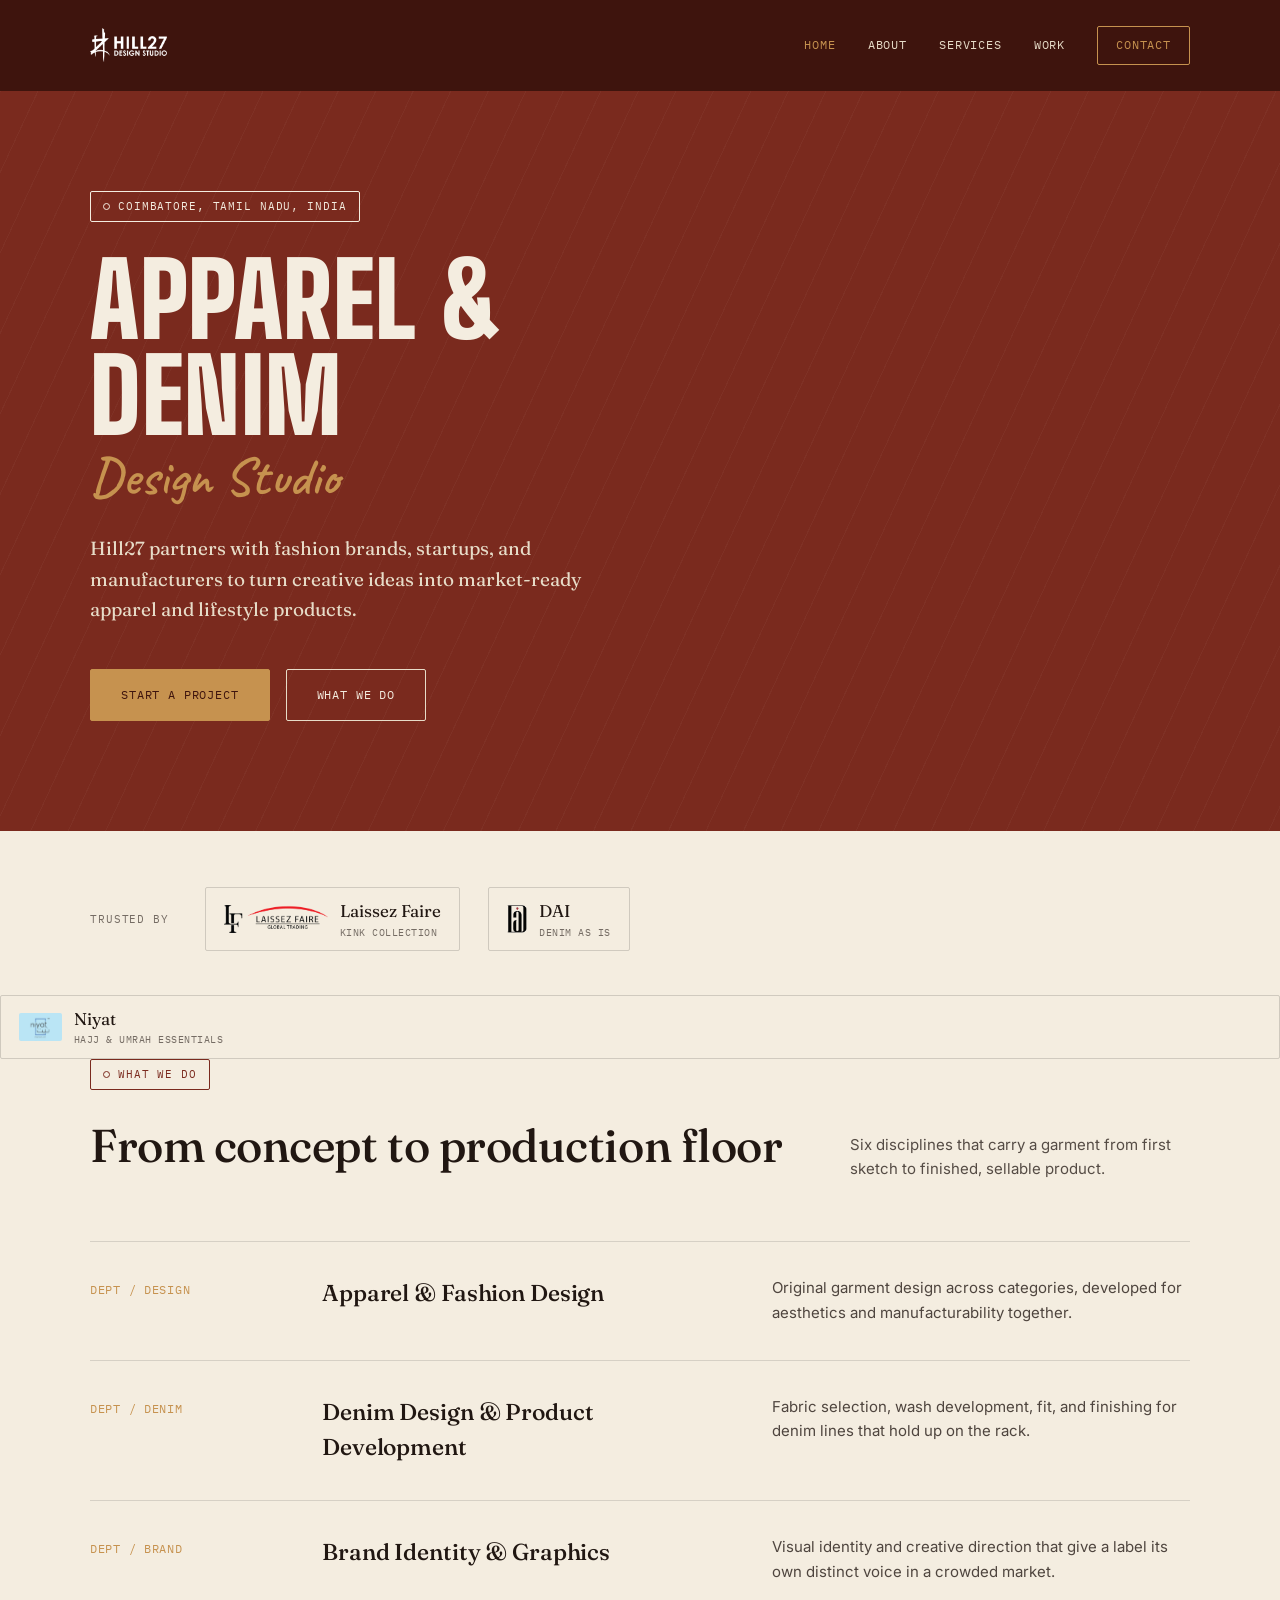
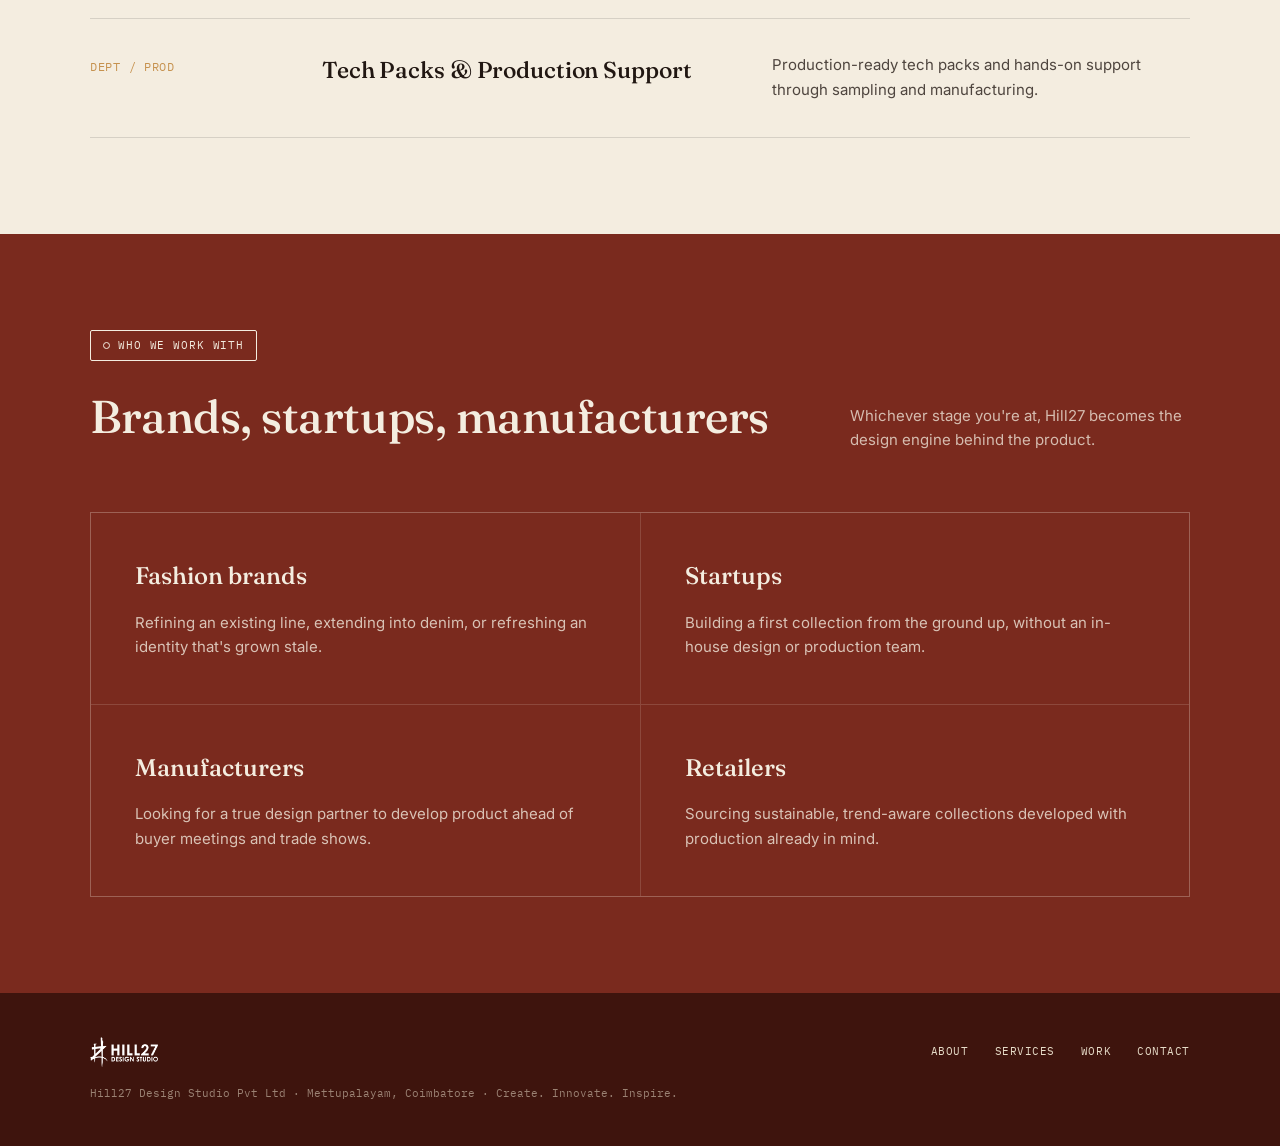
<file: index.html>
<!DOCTYPE html>
<html lang="en">
<head>
<meta charset="UTF-8">
<meta name="viewport" content="width=device-width, initial-scale=1.0">
<title>Hill27 Design Studio — Apparel &amp; Denim Design, Coimbatore</title>
<link rel="stylesheet" href="style.css">
</head>
<body>

<header>
  <div class="wrap header-row">
    <a href="index.html" class="mark"><img src="logo-header.png" alt="Hill27 Design Studio"></a>
    <nav>
      <a href="index.html" class="active">Home</a>
      <a href="about.html">About</a>
      <a href="services.html">Services</a>
      <a href="work.html">Work</a>
      <a href="contact.html" class="cta">Contact</a>
    </nav>
  </div>
</header>

<section class="hero">
  <div class="hero-texture"></div>
  <div class="wrap hero-inner">
    <div class="tag on-dark">Coimbatore, Tamil Nadu, India</div>
    <h1>Apparel &amp;<br>Denim<span class="script">Design Studio</span></h1>
    <p class="lede">Hill27 partners with fashion brands, startups, and manufacturers to turn creative ideas into market-ready apparel and lifestyle products.</p>
    <div class="hero-actions">
      <a href="contact.html" class="btn primary">Start a project</a>
      <a href="services.html" class="btn ghost">What we do</a>
    </div>
  </div>
</section>

<section class="on-cream" style="padding-bottom:44px; padding-top:56px;">
  <div class="wrap">
    <div class="client-strip">
      <span class="client-label">Trusted by</span>
      <a href="work.html" class="client-badge">
        <img src="client-lf-mark.png" alt="Laissez Faire">
        <div>
          <div class="name">Laissez Faire</div>
          <div class="sub">Kink Collection</div>
        </div>
      </a>
      <a href="work.html" class="client-badge">
        <img src="client-dai-mark.png" alt="DAI — Denim As Is">
        <div>
          <div class="name">DAI</div>
          <div class="sub">Denim As Is</div>
        </div>
      </a>
    </div>
  </div>
</section>
  <a href="work.html" class="client-badge">
        <img src="client-niyat-mark.jpeg" alt="Niyat">
        <div>
          <div class="name">Niyat</div>
          <div class="sub">Hajj &amp; Umrah Essentials</div>
        </div>
      </a>

<section class="on-cream" style="padding-top:0;">
  <div class="wrap">
    <div class="section-head">
      <div>
        <div class="tag on-light">What we do</div>
        <h2>From concept to production floor</h2>
      </div>
      <p class="desc">Six disciplines that carry a garment from first sketch to finished, sellable product.</p>
    </div>
    <div class="spec-list">
      <div class="spec-row">
        <div class="code">DEPT / DESIGN</div>
        <h3>Apparel &amp; Fashion Design</h3>
        <p>Original garment design across categories, developed for aesthetics and manufacturability together.</p>
      </div>
      <div class="spec-row">
        <div class="code">DEPT / DENIM</div>
        <h3>Denim Design &amp; Product Development</h3>
        <p>Fabric selection, wash development, fit, and finishing for denim lines that hold up on the rack.</p>
      </div>
      <div class="spec-row">
        <div class="code">DEPT / BRAND</div>
        <h3>Brand Identity &amp; Graphics</h3>
        <p>Visual identity and creative direction that give a label its own distinct voice in a crowded market.</p>
      </div>
      <div class="spec-row">
        <div class="code">DEPT / PROD</div>
        <h3>Tech Packs &amp; Production Support</h3>
        <p>Production-ready tech packs and hands-on support through sampling and manufacturing.</p>
      </div>
    </div>
  </div>
</section>

<section class="on-maroon">
  <div class="wrap">
    <div class="section-head">
      <div>
        <div class="tag on-dark">Who we work with</div>
        <h2>Brands, startups, manufacturers</h2>
      </div>
      <p class="desc">Whichever stage you're at, Hill27 becomes the design engine behind the product.</p>
    </div>
    <div class="card-grid">
      <div class="card">
        <h3>Fashion brands</h3>
        <p>Refining an existing line, extending into denim, or refreshing an identity that's grown stale.</p>
      </div>
      <div class="card">
        <h3>Startups</h3>
        <p>Building a first collection from the ground up, without an in-house design or production team.</p>
      </div>
      <div class="card">
        <h3>Manufacturers</h3>
        <p>Looking for a true design partner to develop product ahead of buyer meetings and trade shows.</p>
      </div>
      <div class="card">
        <h3>Retailers</h3>
        <p>Sourcing sustainable, trend-aware collections developed with production already in mind.</p>
      </div>
    </div>
  </div>
</section>

<footer>
  <div class="wrap">
    <div class="footer-row">
      <a href="index.html" class="mark"><img src="logo-header.png" alt="Hill27 Design Studio"></a>
      <div class="footer-links">
        <a href="about.html">About</a>
        <a href="services.html">Services</a>
      <a href="work.html">Work</a>
        <a href="contact.html">Contact</a>
      </div>
    </div>
    <div class="footer-note">Hill27 Design Studio Pvt Ltd · Mettupalayam, Coimbatore · Create. Innovate. Inspire.</div>
  </div>
</footer>

</body>
</html>
</file>
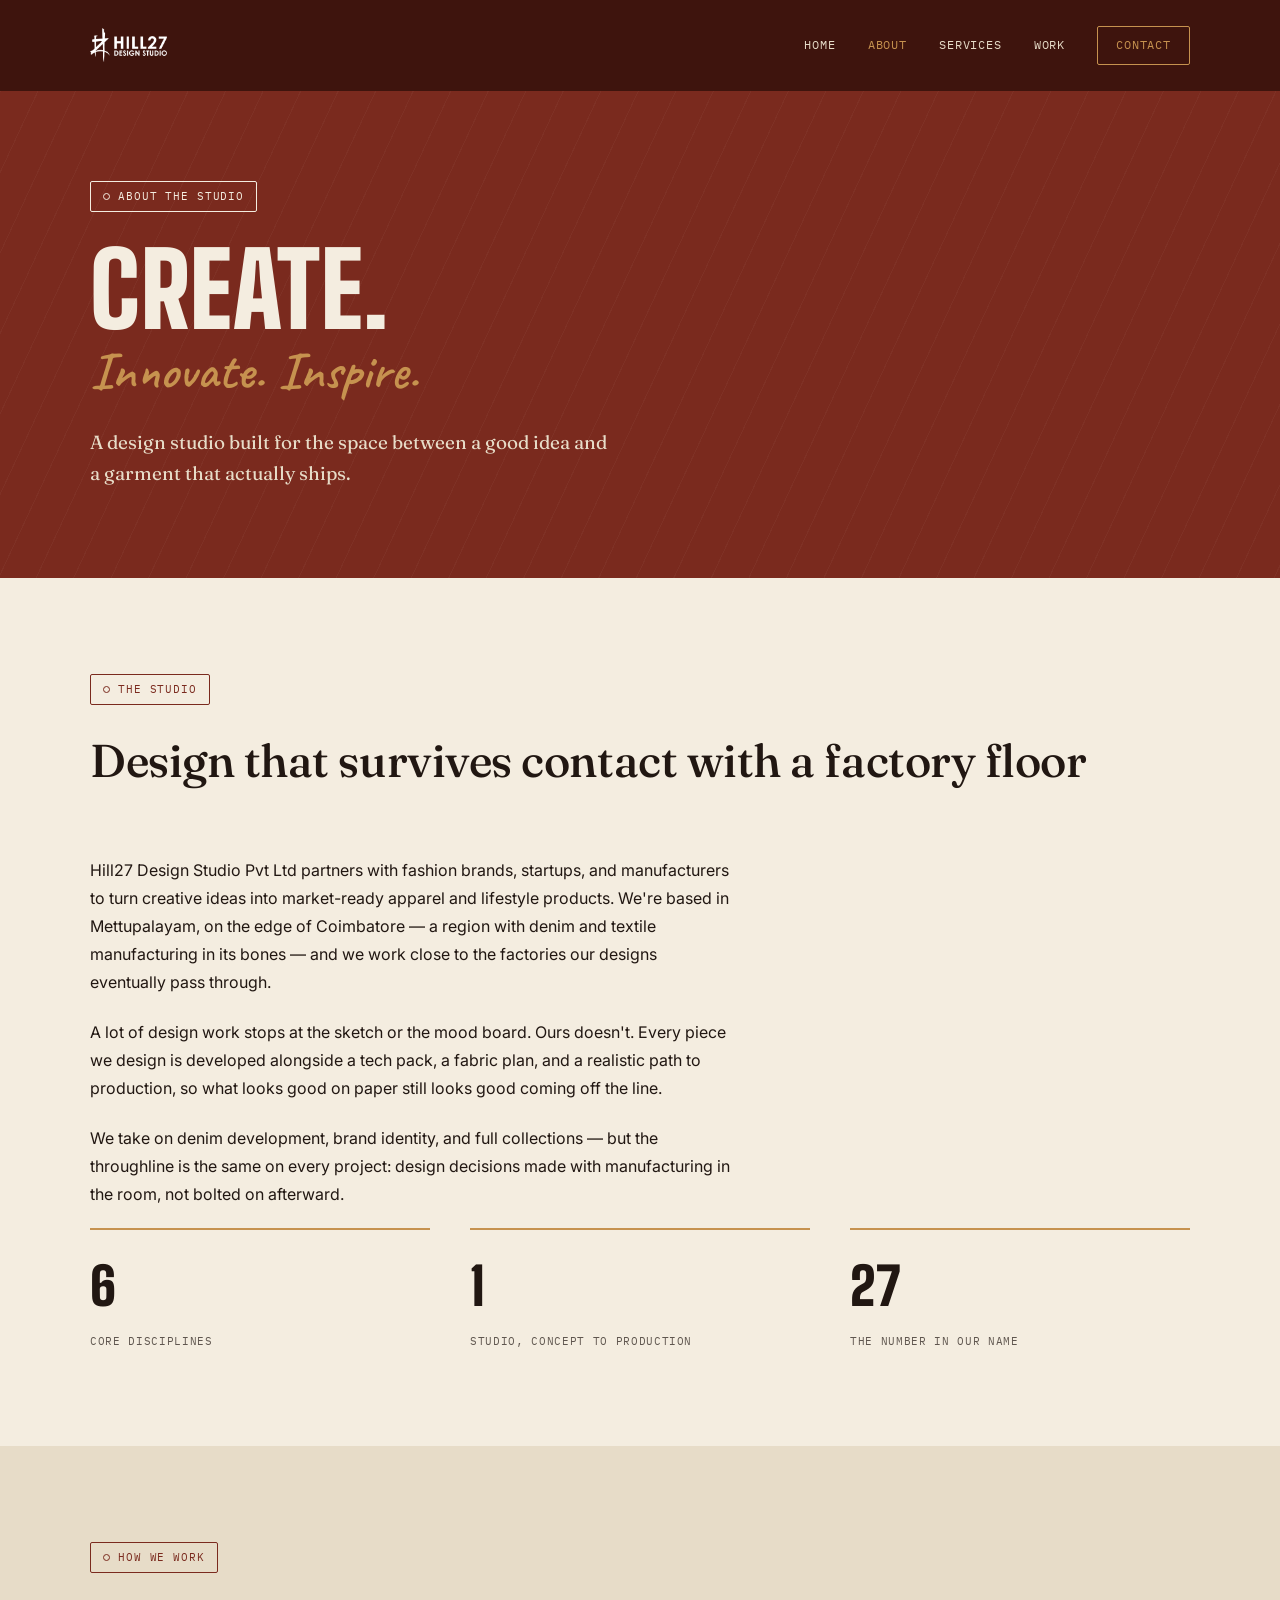
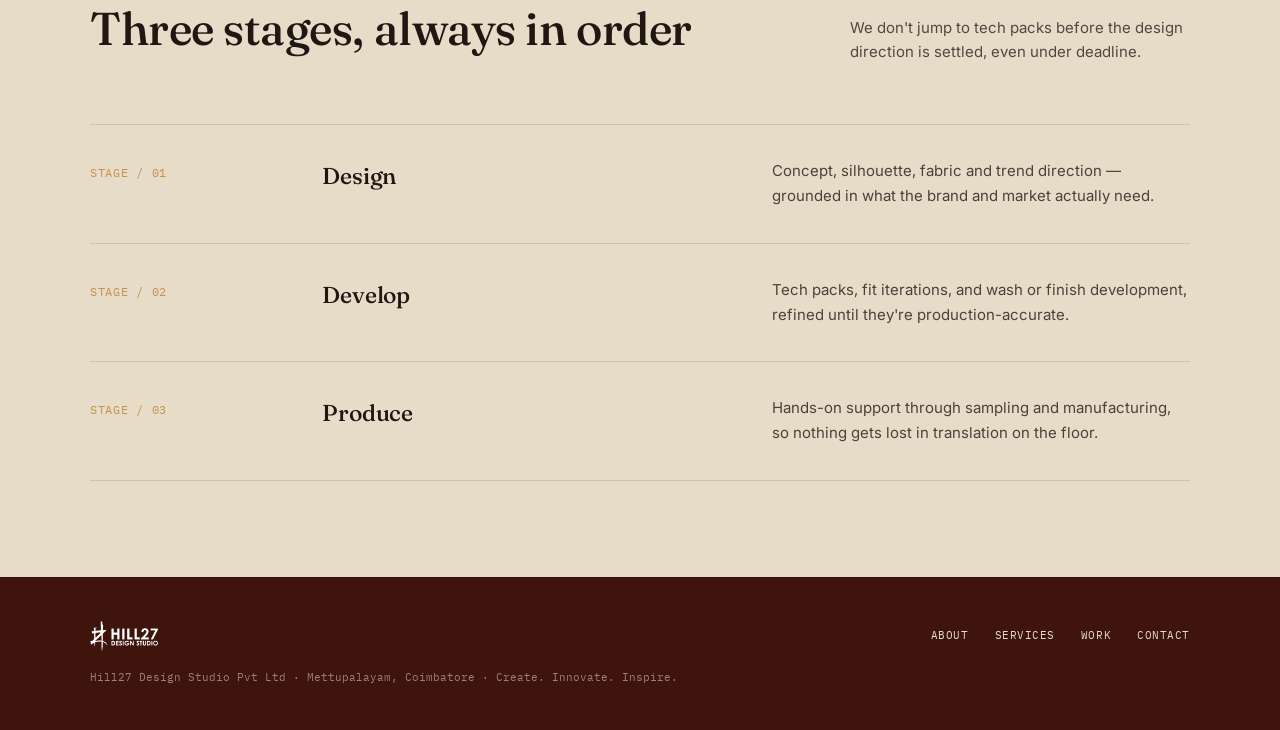
<file: about.html>
<!DOCTYPE html>
<html lang="en">
<head>
<meta charset="UTF-8">
<meta name="viewport" content="width=device-width, initial-scale=1.0">
<title>About — Hill27 Design Studio</title>
<link rel="stylesheet" href="style.css">
</head>
<body>

<header>
  <div class="wrap header-row">
    <a href="index.html" class="mark"><img src="logo-header.png" alt="Hill27 Design Studio"></a>
    <nav>
      <a href="index.html">Home</a>
      <a href="about.html" class="active">About</a>
      <a href="services.html">Services</a>
      <a href="work.html">Work</a>
      <a href="contact.html" class="cta">Contact</a>
    </nav>
  </div>
</header>

<section class="hero" style="padding:90px 0 90px;">
  <div class="hero-texture"></div>
  <div class="wrap hero-inner">
    <div class="tag on-dark">About the studio</div>
    <h1>Create.<span class="script">Innovate. Inspire.</span></h1>
    <p class="lede">A design studio built for the space between a good idea and a garment that actually ships.</p>
  </div>
</section>

<section class="on-cream">
  <div class="wrap">
    <div class="section-head">
      <div>
        <div class="tag on-light">The studio</div>
        <h2>Design that survives contact with a factory floor</h2>
      </div>
    </div>
    <div class="prose">
      <p>Hill27 Design Studio Pvt Ltd partners with fashion brands, startups, and manufacturers to turn creative ideas into market-ready apparel and lifestyle products. We're based in Mettupalayam, on the edge of Coimbatore — a region with denim and textile manufacturing in its bones — and we work close to the factories our designs eventually pass through.</p>
      <p>A lot of design work stops at the sketch or the mood board. Ours doesn't. Every piece we design is developed alongside a tech pack, a fabric plan, and a realistic path to production, so what looks good on paper still looks good coming off the line.</p>
      <p>We take on denim development, brand identity, and full collections — but the throughline is the same on every project: design decisions made with manufacturing in the room, not bolted on afterward.</p>
    </div>

    <div class="stat-row">
      <div class="stat">
        <div class="num">6</div>
        <div class="label">Core disciplines</div>
      </div>
      <div class="stat">
        <div class="num">1</div>
        <div class="label">Studio, concept to production</div>
      </div>
      <div class="stat">
        <div class="num">27</div>
        <div class="label">The number in our name</div>
      </div>
    </div>
  </div>
</section>

<section class="on-dim">
  <div class="wrap">
    <div class="section-head">
      <div>
        <div class="tag on-light">How we work</div>
        <h2>Three stages, always in order</h2>
      </div>
      <p class="desc">We don't jump to tech packs before the design direction is settled, even under deadline.</p>
    </div>
    <div class="spec-list">
      <div class="spec-row">
        <div class="code">STAGE / 01</div>
        <h3>Design</h3>
        <p>Concept, silhouette, fabric and trend direction — grounded in what the brand and market actually need.</p>
      </div>
      <div class="spec-row">
        <div class="code">STAGE / 02</div>
        <h3>Develop</h3>
        <p>Tech packs, fit iterations, and wash or finish development, refined until they're production-accurate.</p>
      </div>
      <div class="spec-row">
        <div class="code">STAGE / 03</div>
        <h3>Produce</h3>
        <p>Hands-on support through sampling and manufacturing, so nothing gets lost in translation on the floor.</p>
      </div>
    </div>
  </div>
</section>

<footer>
  <div class="wrap">
    <div class="footer-row">
      <a href="index.html" class="mark"><img src="logo-header.png" alt="Hill27 Design Studio"></a>
      <div class="footer-links">
        <a href="about.html">About</a>
        <a href="services.html">Services</a>
      <a href="work.html">Work</a>
        <a href="contact.html">Contact</a>
      </div>
    </div>
    <div class="footer-note">Hill27 Design Studio Pvt Ltd · Mettupalayam, Coimbatore · Create. Innovate. Inspire.</div>
  </div>
</footer>

</body>
</html>
</file>
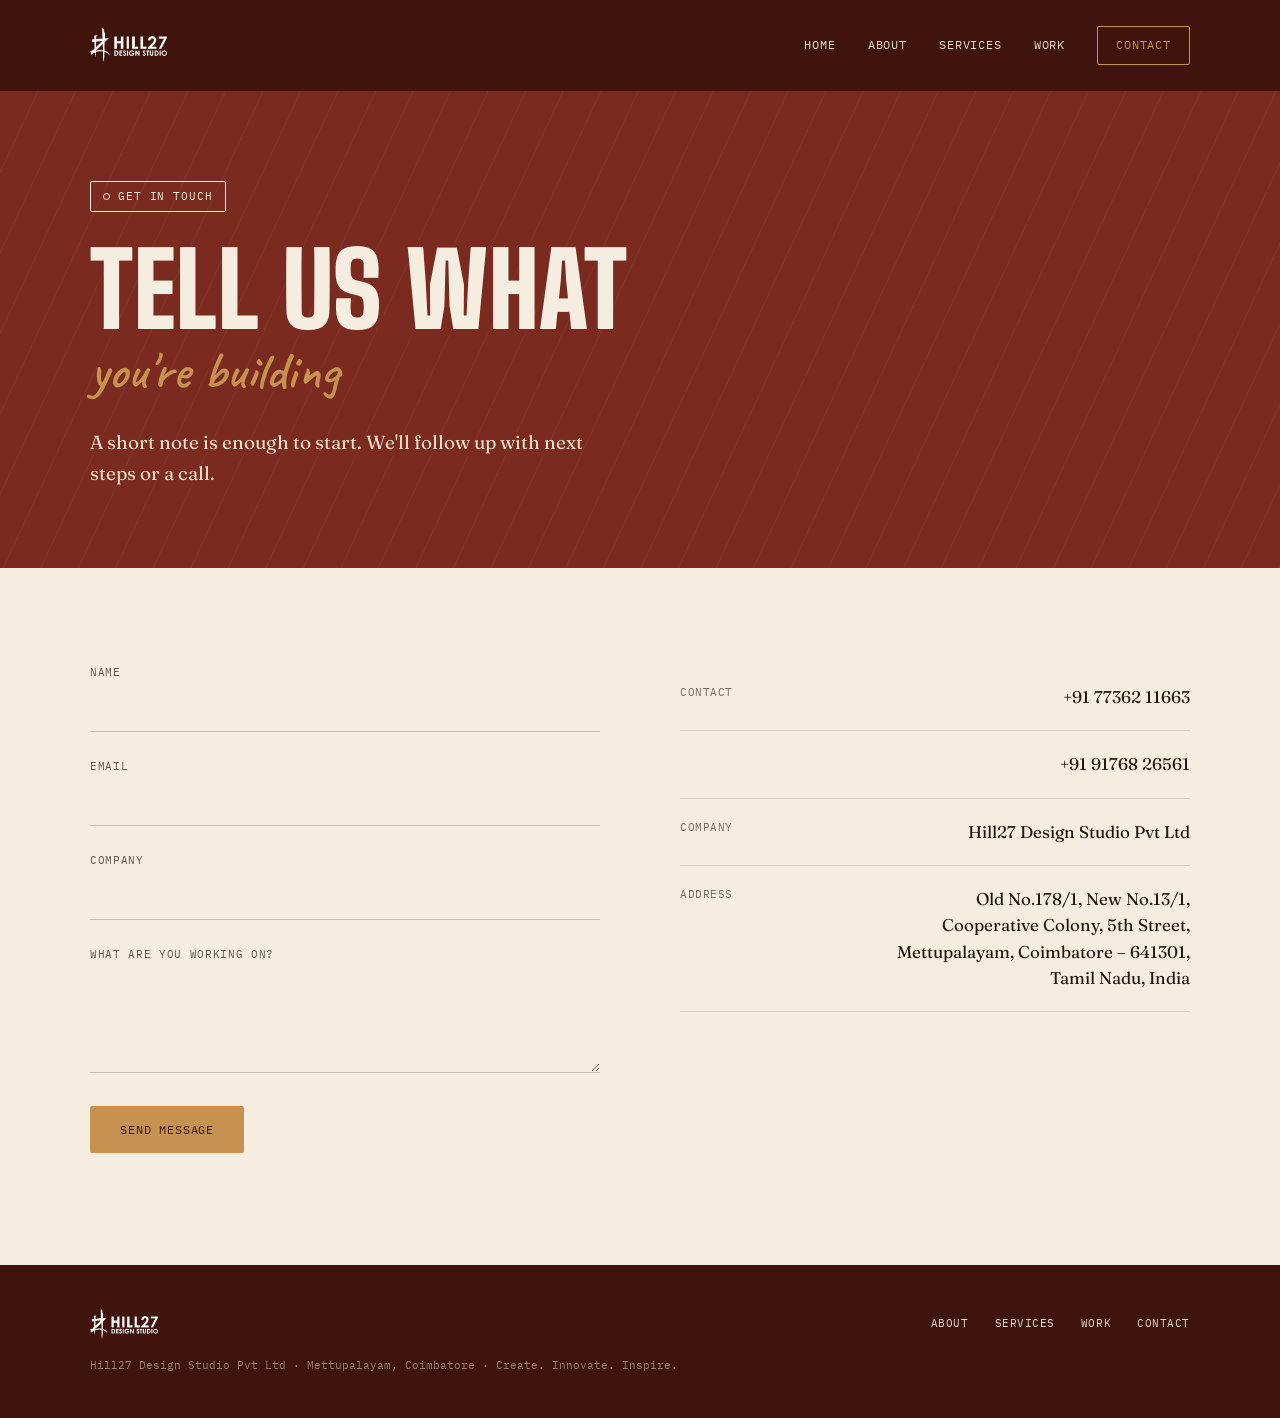
<file: contact.html>
<!DOCTYPE html>
<html lang="en">
<head>
<meta charset="UTF-8">
<meta name="viewport" content="width=device-width, initial-scale=1.0">
<title>Contact — Hill27 Design Studio</title>
<link rel="stylesheet" href="style.css">
</head>
<body>

<header>
  <div class="wrap header-row">
    <a href="index.html" class="mark"><img src="logo-header.png" alt="Hill27 Design Studio"></a>
    <nav>
      <a href="index.html">Home</a>
      <a href="about.html">About</a>
      <a href="services.html">Services</a>
      <a href="work.html">Work</a>
      <a href="contact.html" class="cta active">Contact</a>
    </nav>
  </div>
</header>

<section class="hero" style="padding:90px 0 80px;">
  <div class="hero-texture"></div>
  <div class="wrap hero-inner">
    <div class="tag on-dark">Get in touch</div>
    <h1>Tell us what<span class="script">you're building</span></h1>
    <p class="lede">A short note is enough to start. We'll follow up with next steps or a call.</p>
  </div>
</section>

<section class="on-cream">
  <div class="wrap">
    <div class="contact-grid">
      <div>
        <form id="contact-form" onsubmit="return handleSubmit(event)">
          <div class="field">
            <label for="name">Name</label>
            <input type="text" id="name" name="name" required>
          </div>
          <div class="field">
            <label for="email">Email</label>
            <input type="email" id="email" name="email" required>
          </div>
          <div class="field">
            <label for="company">Company</label>
            <input type="text" id="company" name="company">
          </div>
          <div class="field">
            <label for="message">What are you working on?</label>
            <textarea id="message" name="message" required></textarea>
          </div>
          <button type="submit" class="btn primary" style="border:none; cursor:pointer;">Send message</button>
          <p id="form-status" style="margin-top:16px; font-family:var(--mono); font-size:12px; opacity:0.7;"></p>
        </form>
      </div>

      <div>
        <div class="info-line">
          <span class="label">Contact</span>
          <span class="val">+91 77362 11663</span>
        </div>
        <div class="info-line">
          <span class="label">&nbsp;</span>
          <span class="val">+91 91768 26561</span>
        </div>
        <div class="info-line">
          <span class="label">Company</span>
          <span class="val">Hill27 Design Studio Pvt Ltd</span>
        </div>
        <div class="info-line">
          <span class="label">Address</span>
          <span class="val">Old No.178/1, New No.13/1,<br>Cooperative Colony, 5th Street,<br>Mettupalayam, Coimbatore – 641301,<br>Tamil Nadu, India</span>
        </div>
      </div>
    </div>
  </div>
</section>

<footer>
  <div class="wrap">
    <div class="footer-row">
      <a href="index.html" class="mark"><img src="logo-header.png" alt="Hill27 Design Studio"></a>
      <div class="footer-links">
        <a href="about.html">About</a>
        <a href="services.html">Services</a>
      <a href="work.html">Work</a>
        <a href="contact.html">Contact</a>
      </div>
    </div>
    <div class="footer-note">Hill27 Design Studio Pvt Ltd · Mettupalayam, Coimbatore · Create. Innovate. Inspire.</div>
  </div>
</footer>

<script>
function handleSubmit(e){
  e.preventDefault();
  document.getElementById('form-status').textContent = "This form is a working template — connect it to a form service (e.g. Formspree) to receive real messages.";
  return false;
}
</script>
</body>
</html>
</file>
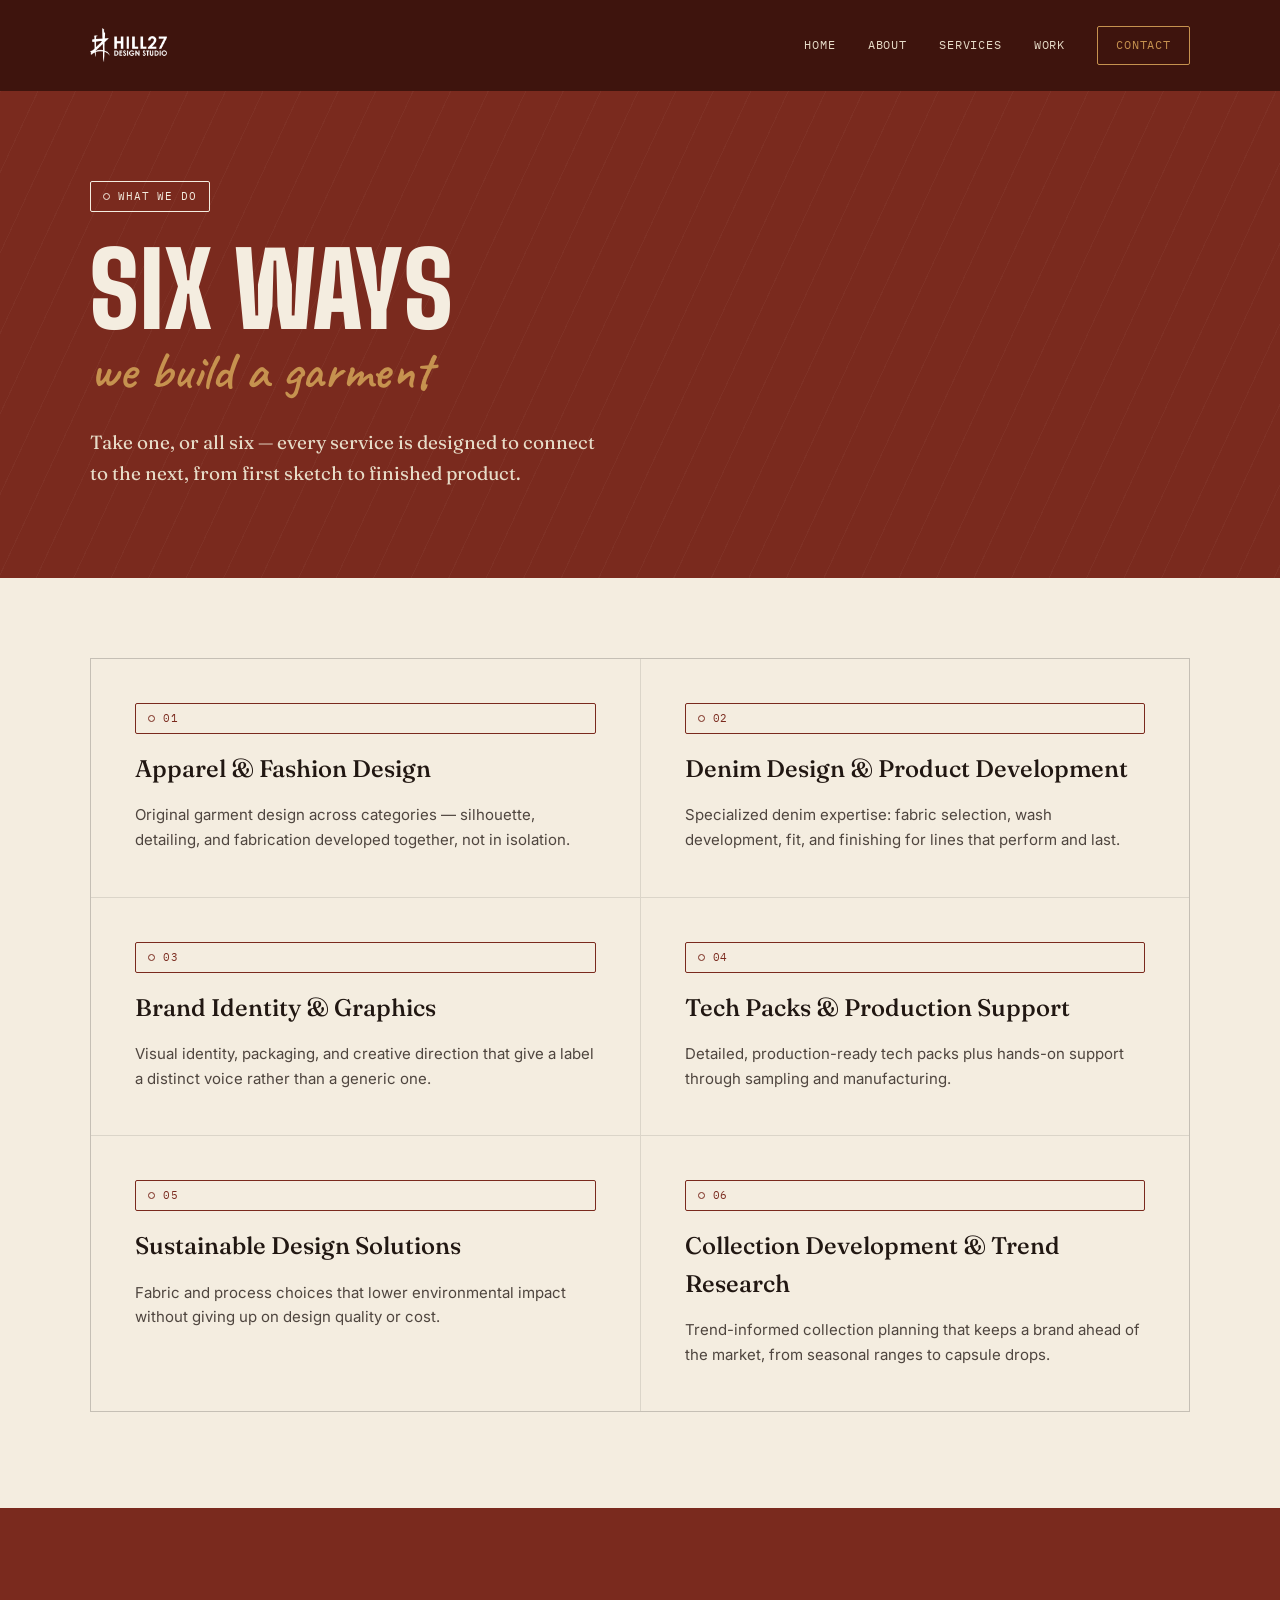
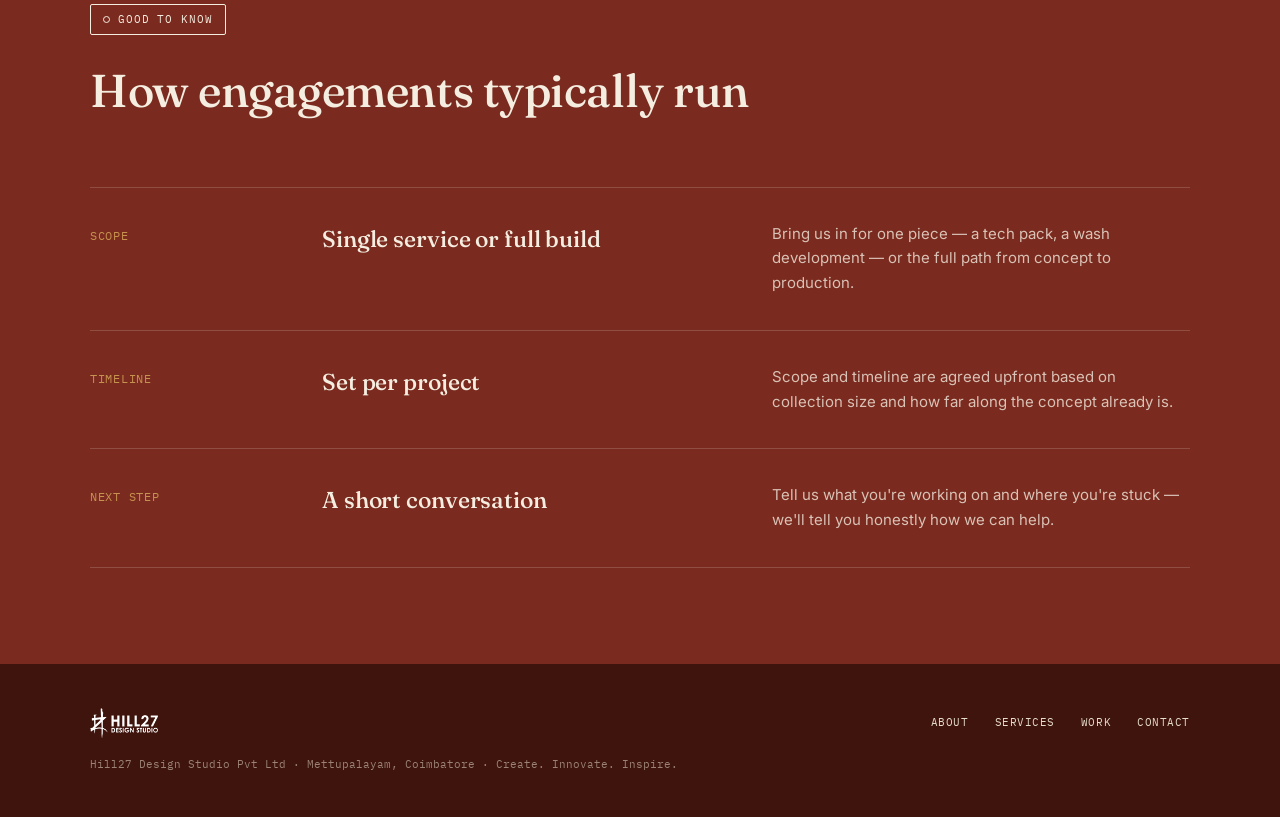
<file: services.html>
<!DOCTYPE html>
<html lang="en">
<head>
<meta charset="UTF-8">
<meta name="viewport" content="width=device-width, initial-scale=1.0">
<title>Services — Hill27 Design Studio</title>
<link rel="stylesheet" href="style.css">
</head>
<body>

<header>
  <div class="wrap header-row">
    <a href="index.html" class="mark"><img src="logo-header.png" alt="Hill27 Design Studio"></a>
    <nav>
      <a href="index.html">Home</a>
      <a href="about.html">About</a>
      <a href="services.html">Services</a>
      <a href="work.html">Work</a>
      <a href="contact.html" class="cta">Contact</a>
    </nav>
  </div>
</header>

<section class="hero" style="padding:90px 0 90px;">
  <div class="hero-texture"></div>
  <div class="wrap hero-inner">
    <div class="tag on-dark">What we do</div>
    <h1>Six ways<span class="script">we build a garment</span></h1>
    <p class="lede">Take one, or all six — every service is designed to connect to the next, from first sketch to finished product.</p>
  </div>
</section>

<section class="on-cream" style="padding-top:80px;">
  <div class="wrap">
    <div class="card-grid">
      <div class="card">
        <div class="tag on-light">01</div>
        <h3>Apparel &amp; Fashion Design</h3>
        <p>Original garment design across categories — silhouette, detailing, and fabrication developed together, not in isolation.</p>
      </div>
      <div class="card">
        <div class="tag on-light">02</div>
        <h3>Denim Design &amp; Product Development</h3>
        <p>Specialized denim expertise: fabric selection, wash development, fit, and finishing for lines that perform and last.</p>
      </div>
      <div class="card">
        <div class="tag on-light">03</div>
        <h3>Brand Identity &amp; Graphics</h3>
        <p>Visual identity, packaging, and creative direction that give a label a distinct voice rather than a generic one.</p>
      </div>
      <div class="card">
        <div class="tag on-light">04</div>
        <h3>Tech Packs &amp; Production Support</h3>
        <p>Detailed, production-ready tech packs plus hands-on support through sampling and manufacturing.</p>
      </div>
      <div class="card">
        <div class="tag on-light">05</div>
        <h3>Sustainable Design Solutions</h3>
        <p>Fabric and process choices that lower environmental impact without giving up on design quality or cost.</p>
      </div>
      <div class="card">
        <div class="tag on-light">06</div>
        <h3>Collection Development &amp; Trend Research</h3>
        <p>Trend-informed collection planning that keeps a brand ahead of the market, from seasonal ranges to capsule drops.</p>
      </div>
    </div>
  </div>
</section>

<section class="on-maroon">
  <div class="wrap">
    <div class="section-head">
      <div>
        <div class="tag on-dark">Good to know</div>
        <h2>How engagements typically run</h2>
      </div>
    </div>
    <div class="spec-list">
      <div class="spec-row">
        <div class="code">SCOPE</div>
        <h3>Single service or full build</h3>
        <p>Bring us in for one piece — a tech pack, a wash development — or the full path from concept to production.</p>
      </div>
      <div class="spec-row">
        <div class="code">TIMELINE</div>
        <h3>Set per project</h3>
        <p>Scope and timeline are agreed upfront based on collection size and how far along the concept already is.</p>
      </div>
      <div class="spec-row">
        <div class="code">NEXT STEP</div>
        <h3>A short conversation</h3>
        <p>Tell us what you're working on and where you're stuck — we'll tell you honestly how we can help.</p>
      </div>
    </div>
  </div>
</section>

<footer>
  <div class="wrap">
    <div class="footer-row">
      <a href="index.html" class="mark"><img src="logo-header.png" alt="Hill27 Design Studio"></a>
      <div class="footer-links">
        <a href="about.html">About</a>
        <a href="services.html">Services</a>
        <a href="work.html">Work</a>
        <a href="contact.html">Contact</a>
      </div>
    </div>
    <div class="footer-note">Hill27 Design Studio Pvt Ltd · Mettupalayam, Coimbatore · Create. Innovate. Inspire.</div>
  </div>
</footer>

</body>
</html>
</file>
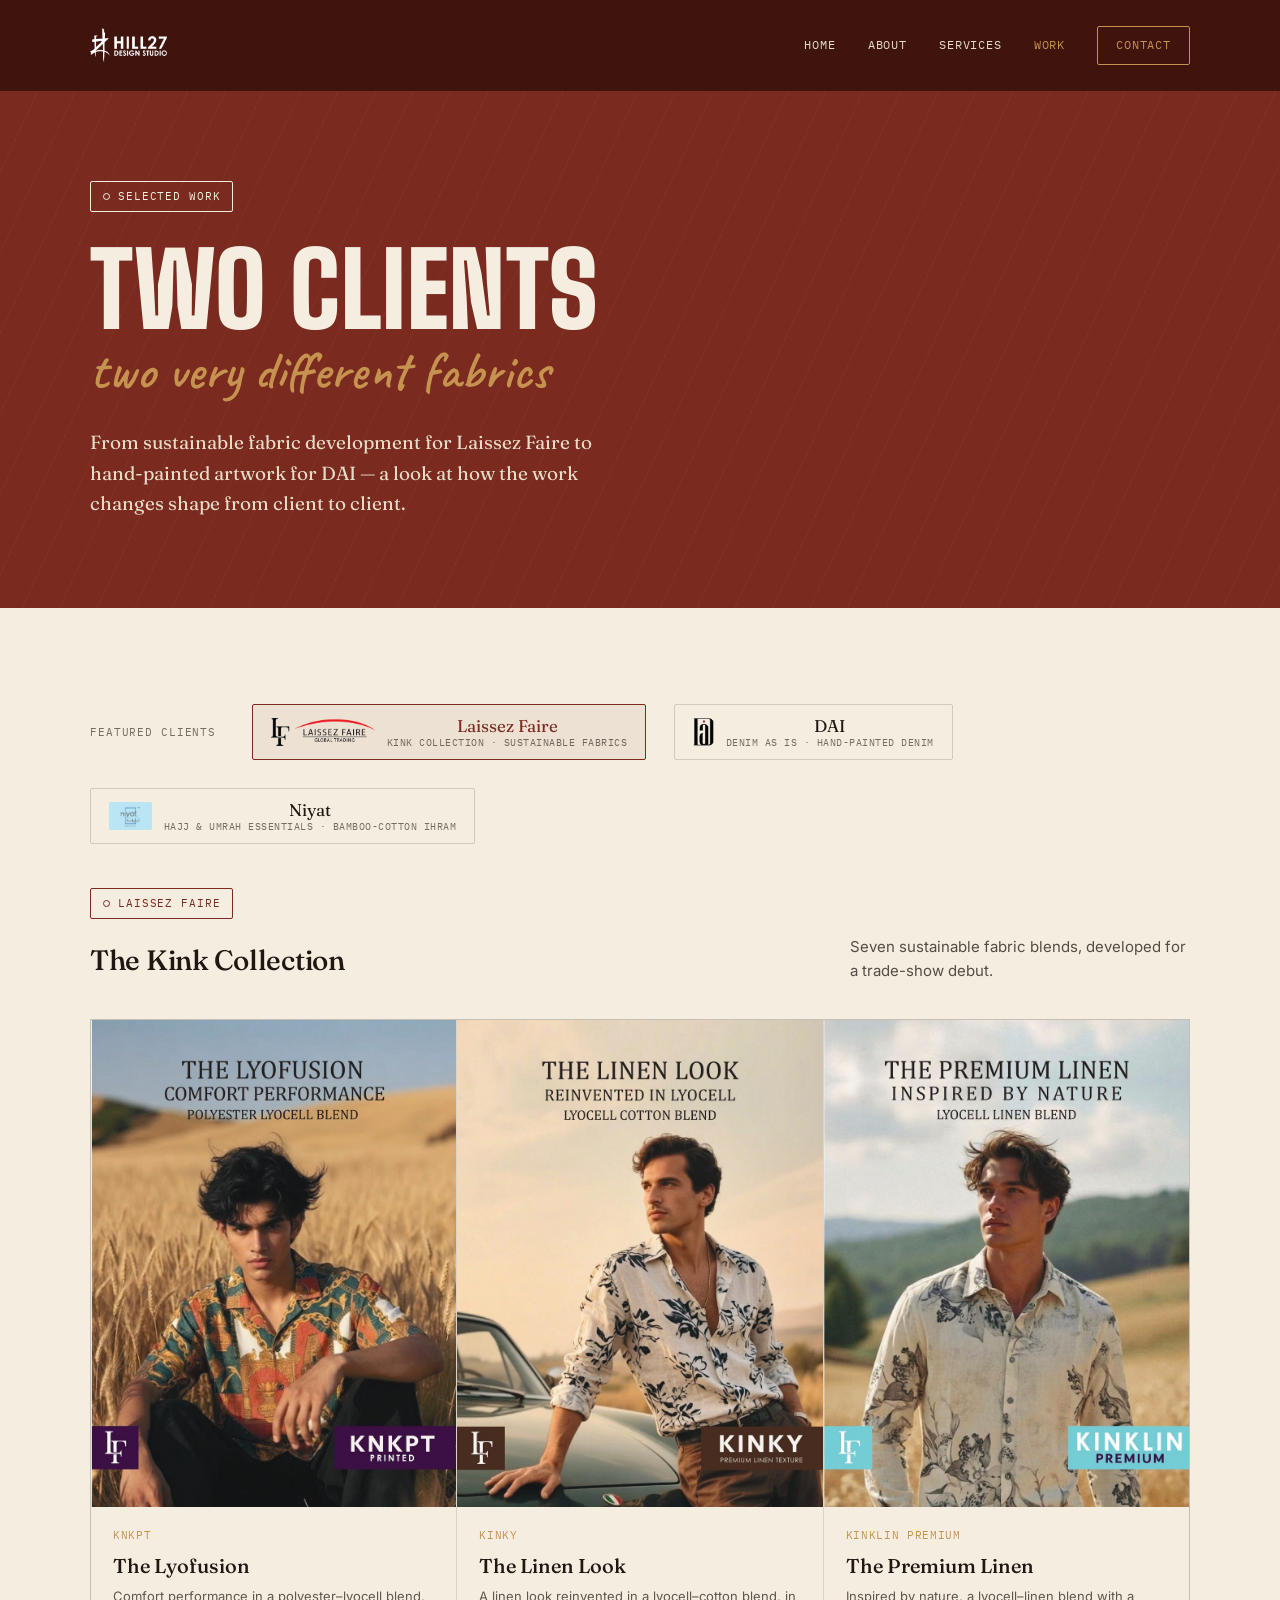
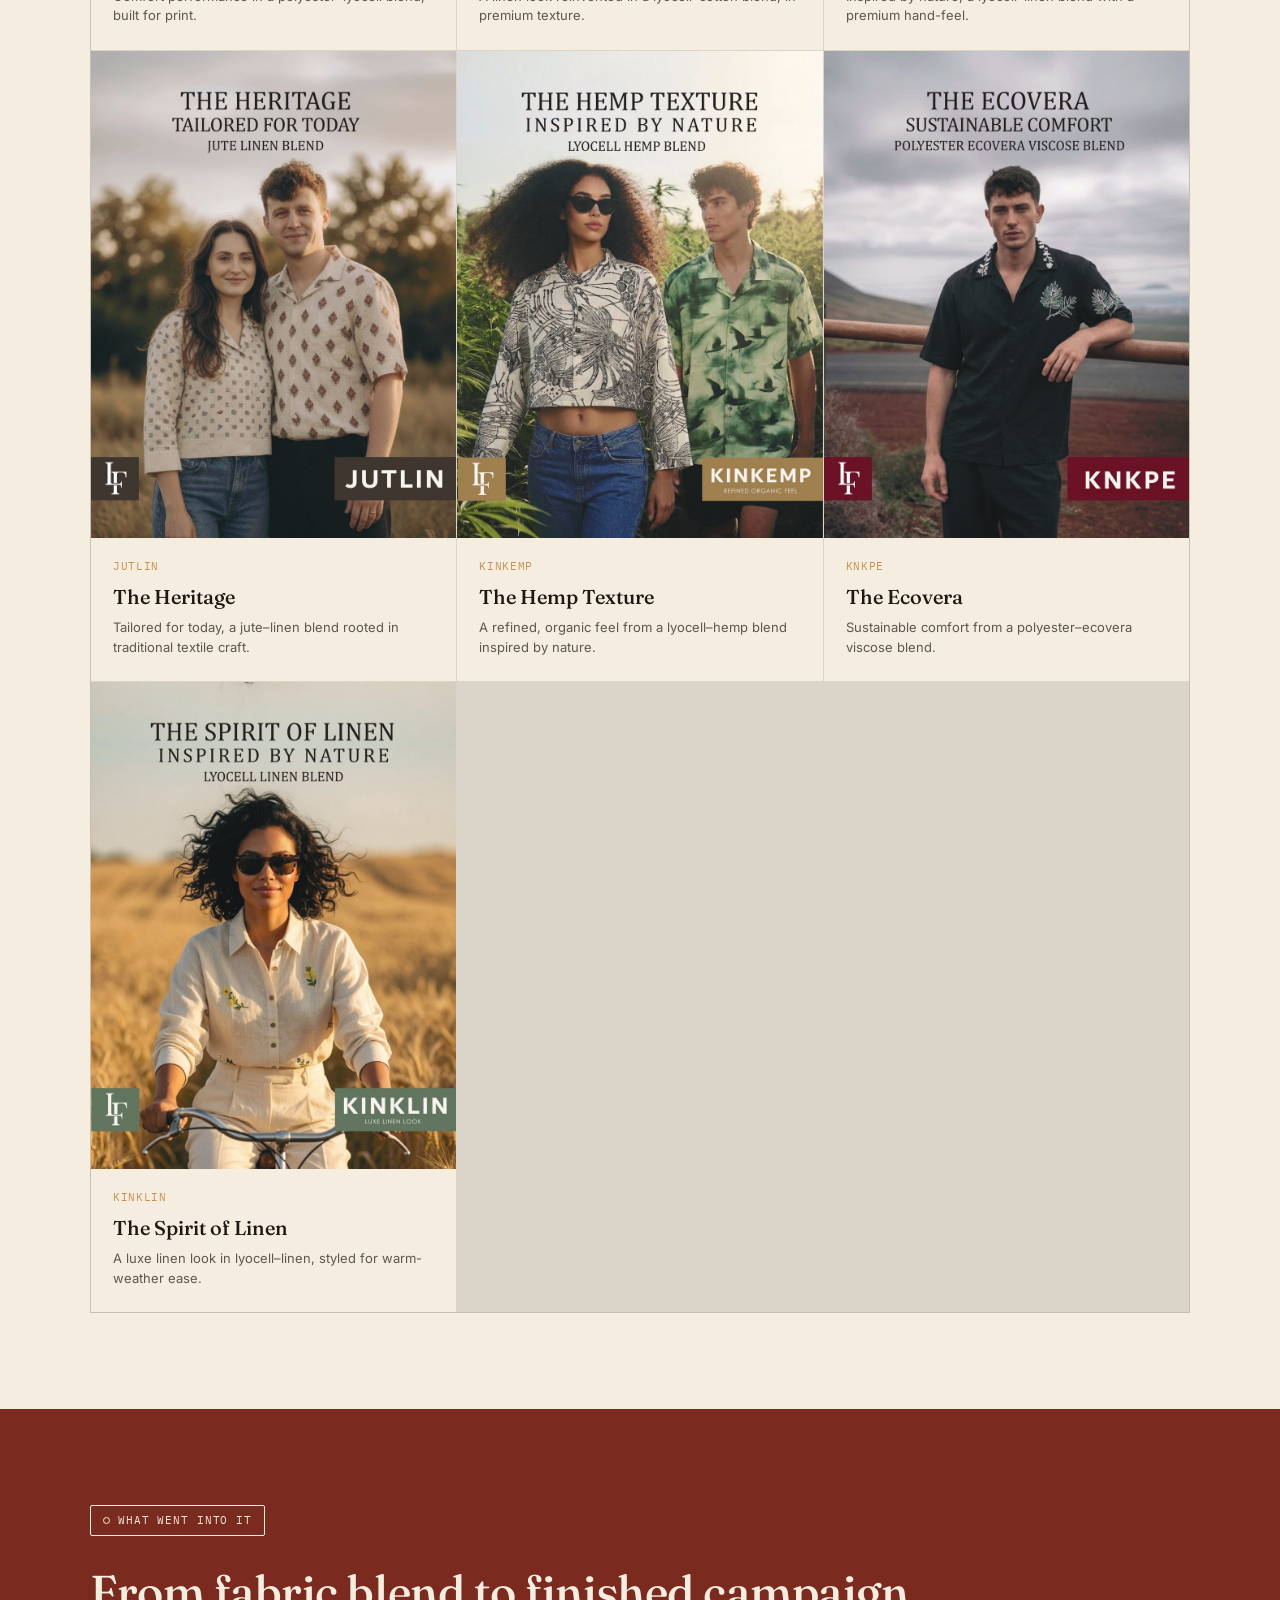
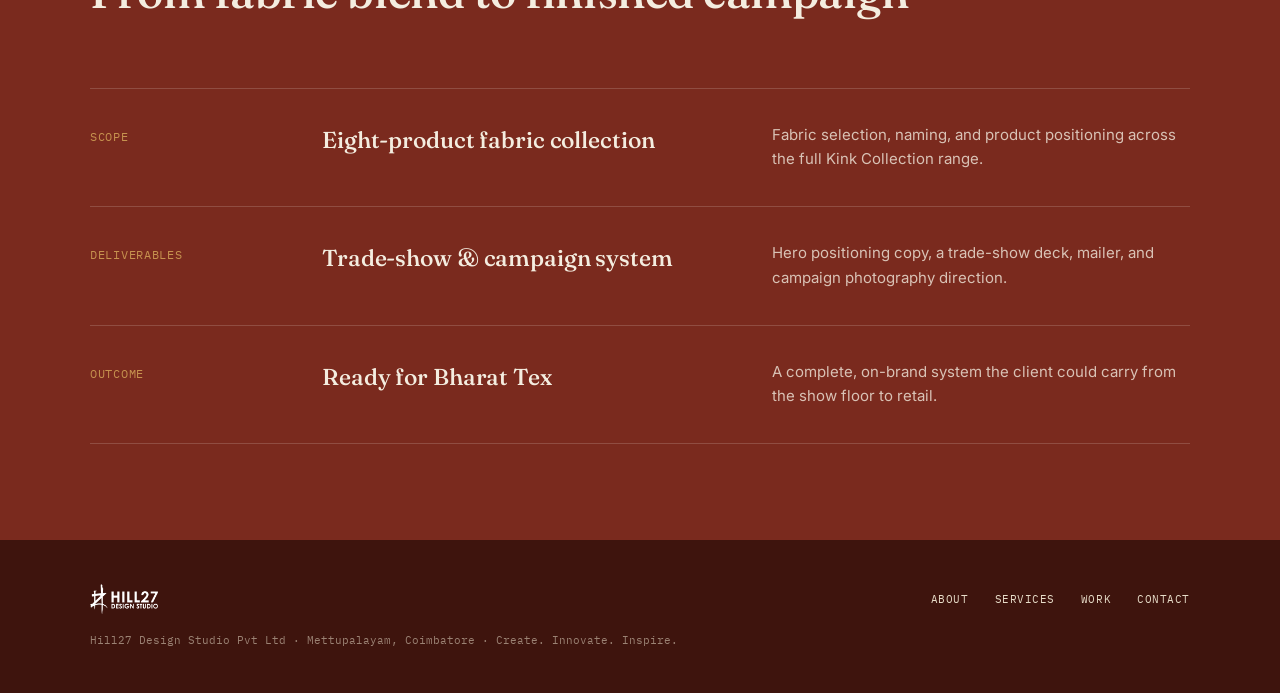
<file: work (1).html>
<!DOCTYPE html>
<html lang="en">
<head>
<meta charset="UTF-8">
<meta name="viewport" content="width=device-width, initial-scale=1.0">
<title>Work — Hill27 Design Studio</title>
<link rel="stylesheet" href="style.css">
</head>
<body>
<header>
  <div class="wrap header-row">
    <a href="index.html" class="mark"><img src="logo-header.png" alt="Hill27 Design Studio"></a>
    <nav>
      <a href="index.html">Home</a>
      <a href="about.html">About</a>
      <a href="services.html">Services</a>
      <a href="work.html" class="active">Work</a>
      <a href="contact.html" class="cta">Contact</a>
    </nav>
  </div>
</header>
<section class="hero" style="padding:90px 0 90px;">
  <div class="hero-texture"></div>
  <div class="wrap hero-inner">
    <div class="tag on-dark">Selected work</div>
    <h1>Two clients<span class="script">two very different fabrics</span></h1>
    <p class="lede">From sustainable fabric development for Laissez Faire to hand-painted artwork for DAI — a look at how the work changes shape from client to client.</p>
  </div>
</section>
<section class="on-cream" style="padding-bottom:0;">
  <div class="wrap">
    <div class="client-strip">
      <span class="client-label">Featured clients</span>
      <button type="button" class="client-badge tab-trigger active" data-tab="lf">
        <img src="client-lf-mark.png" alt="Laissez Faire">
        <div>
          <div class="name">Laissez Faire</div>
          <div class="sub">Kink Collection · Sustainable Fabrics</div>
        </div>
      </button>
      <button type="button" class="client-badge tab-trigger" data-tab="dai">
        <img src="client-dai-mark.png" alt="DAI — Denim As Is">
        <div>
          <div class="name">DAI</div>
          <div class="sub">Denim As Is · Hand-Painted Denim</div>
        </div>
      </button>
      <button type="button" class="client-badge tab-trigger" data-tab="niyat">
        <img src="client-niyat-mark.jpeg" alt="Niyat">
        <div>
          <div class="name">Niyat</div>
          <div class="sub">Hajj &amp; Umrah Essentials · Bamboo-Cotton Ihram</div>
        </div>
      </button>
    </div>
  </div>
</section>
<div id="panel-lf" class="tab-panel">
<section class="on-cream" style="padding-top:44px;">
  <div class="wrap">
    <div class="section-head" style="margin-bottom:36px;">
      <div>
        <div class="tag on-light">Laissez Faire</div>
        <h2 style="font-size:28px;">The Kink Collection</h2>
      </div>
      <p class="desc">Seven sustainable fabric blends, developed for a trade-show debut.</p>
    </div>
    <div class="work-grid">
      <div class="work-item">
        <img class="thumb" src="work-lyofusion.jpg" alt="The Lyofusion — Polyester Lyocell Blend">
        <div class="caption">
          <div class="code">KNKPT</div>
          <h3>The Lyofusion</h3>
          <p>Comfort performance in a polyester–lyocell blend, built for print.</p>
        </div>
      </div>
      <div class="work-item">
        <img class="thumb" src="work-linenlook.jpg" alt="The Linen Look — Lyocell Cotton Blend">
        <div class="caption">
          <div class="code">KINKY</div>
          <h3>The Linen Look</h3>
          <p>A linen look reinvented in a lyocell–cotton blend, in premium texture.</p>
        </div>
      </div>
      <div class="work-item">
        <img class="thumb" src="work-premiumlinen.jpg" alt="The Premium Linen — Lyocell Linen Blend">
        <div class="caption">
          <div class="code">KINKLIN PREMIUM</div>
          <h3>The Premium Linen</h3>
          <p>Inspired by nature, a lyocell–linen blend with a premium hand-feel.</p>
        </div>
      </div>
      <div class="work-item">
        <img class="thumb" src="work-heritage.jpg" alt="The Heritage — Jute Linen Blend">
        <div class="caption">
          <div class="code">JUTLIN</div>
          <h3>The Heritage</h3>
          <p>Tailored for today, a jute–linen blend rooted in traditional textile craft.</p>
        </div>
      </div>
      <div class="work-item">
        <img class="thumb" src="work-hemptexture.jpg" alt="The Hemp Texture — Lyocell Hemp Blend">
        <div class="caption">
          <div class="code">KINKEMP</div>
          <h3>The Hemp Texture</h3>
          <p>A refined, organic feel from a lyocell–hemp blend inspired by nature.</p>
        </div>
      </div>
      <div class="work-item">
        <img class="thumb" src="work-ecovera.jpg" alt="The Ecovera — Polyester Ecovera Viscose Blend">
        <div class="caption">
          <div class="code">KNKPE</div>
          <h3>The Ecovera</h3>
          <p>Sustainable comfort from a polyester–ecovera viscose blend.</p>
        </div>
      </div>
      <div class="work-item">
        <img class="thumb" src="work-spiritoflinen.jpg" alt="The Spirit of Linen — Lyocell Linen Blend">
        <div class="caption">
          <div class="code">KINKLIN</div>
          <h3>The Spirit of Linen</h3>
          <p>A luxe linen look in lyocell–linen, styled for warm-weather ease.</p>
        </div>
      </div>
    </div>
  </div>
</section>
<section class="on-maroon">
  <div class="wrap">
    <div class="section-head">
      <div>
        <div class="tag on-dark">What went into it</div>
        <h2>From fabric blend to finished campaign</h2>
      </div>
    </div>
    <div class="spec-list">
      <div class="spec-row">
        <div class="code">SCOPE</div>
        <h3>Eight-product fabric collection</h3>
        <p>Fabric selection, naming, and product positioning across the full Kink Collection range.</p>
      </div>
      <div class="spec-row">
        <div class="code">DELIVERABLES</div>
        <h3>Trade-show &amp; campaign system</h3>
        <p>Hero positioning copy, a trade-show deck, mailer, and campaign photography direction.</p>
      </div>
      <div class="spec-row">
        <div class="code">OUTCOME</div>
        <h3>Ready for Bharat Tex</h3>
        <p>A complete, on-brand system the client could carry from the show floor to retail.</p>
      </div>
    </div>
  </div>
</section>
</div>
<div id="panel-dai" class="tab-panel" style="display:none;">
<section class="on-cream" style="padding-top:44px;">
  <div class="wrap">
    <div class="section-head" style="margin-bottom:36px;">
      <div>
        <div class="tag on-light">DAI — Denim As Is</div>
        <h2 style="font-size:28px;">Hand-painted denim</h2>
      </div>
      <p class="desc">One-of-one artwork applied to denim jackets and shirts, blending streetwear with fine illustration.</p>
    </div>
    <div class="work-grid">
      <div class="work-item">
        <img class="thumb" src="dai-mushroom-peace.jpg" alt="Mushroom and peace-sign hand-painted denim vest">
        <div class="caption">
          <div class="code">DAI</div>
          <h3>Floral Trail Denim Jacket</h3>
          <p>Handcrafted floral appliqué created from upcycled denim waste, bringing new life to classic denim with sustainable style.</p>
        </div>
      </div>
      <div class="work-item">
        <img class="thumb" src="dai-bee-floral.jpg" alt="Fly but don't fade hand-painted denim jacket">
        <div class="caption">
          <div class="code">DAI</div>
          <h3>Big motif jacket</h3>
          <p>A timeless denim jacket refreshed with minimalist floral artwork. Handmade to bring new life to pre-loved denim.</p>
        </div>
      </div>
      <div class="work-item">
        <img class="thumb" src="dai-ufo-butterflies.jpg" alt="UFO and butterflies hand-painted denim vest">
        <div class="caption">
          <div class="code">DAI</div>
          <h3>Night Bloom</h3>
          <p>Classic black denim elevated with hand crafted floral accents. A modern DIY design that makes jacket unique.</p>
        </div>
      </div>
      <div class="work-item">
        <img class="thumb" src="dai-hamsa-hand.jpg" alt="Hamsa hand hand-painted denim jacket">
        <div class="caption">
          <div class="code">DAI</div>
          <h3>Denim DIY Collection</h3>
          <p>Old denim, reimagined. Each piece is hand-painted, upcycled, and uniquely crafted to celebrate creativity, sustainability, and self-expression.</p>
        </div>
      </div>
      <div class="work-item">
        <img class="thumb" src="dai-black-floral.jpg" alt="Black denim jacket with blue floral appliqué">
        <div class="caption">
          <div class="code">DAI</div>
          <h3>Indigo Bloom — Noir</h3>
          <p>Denim floral appliqué in tonal blues, set against a washed black jacket.</p>
        </div>
      </div>
      <div class="work-item">
        <img class="thumb" src="dai-lightwash-front.jpg" alt="Light wash denim jacket with navy floral appliqué">
        <div class="caption">
          <div class="code">DAI</div>
          <h3>Indigo Bloom — Wash</h3>
          <p>The same handpainted florals reworked on a textured light-wash denim base.</p>
        </div>
      </div>
      <div class="work-item">
        <img class="thumb" src="dai-lightwash-back.jpg" alt="Light wash denim shirt-jacket with painted floral vine">
        <div class="caption">
          <div class="code">DAI</div>
          <h3>Painted Vine</h3>
          <p>A single flowing floral vine, hand-painted across a light-wash denim shirt-jacket.</p>
        </div>
      </div>
      <div class="work-item">
        <img class="thumb" src="dai-lightwash-portrait.jpg" alt="Light wash denim shirt-jacket with painted floral vine, front view">
        <div class="caption">
          <div class="code">DAI</div>
          <h3>DAI — denim as is</h3>
          <p>Wear Art. Rewear Denim. Create Impact.</p>
        </div>
      </div>
    </div>
  </div>
</section>
<section class="on-maroon">
  <div class="wrap">
    <div class="section-head">
      <div>
        <div class="tag on-dark">What went into it</div>
        <h2>From blank denim to one-of-one art</h2>
      </div>
    </div>
    <div class="spec-list">
      <div class="spec-row">
        <div class="code">SCOPE</div>
        <h3>Eight hand-painted pieces</h3>
        <p>Original artwork concepted and painted directly onto denim jackets, vests, and shirts.</p>
      </div>
      <div class="spec-row">
        <div class="code">DELIVERABLES</div>
        <h3>Product photography &amp; campaign</h3>
        <p>Studio and lifestyle photography styled to show off the hand-painted detail on each piece.</p>
      </div>
      <div class="spec-row">
        <div class="code">OUTCOME</div>
        <h3>A signature line of one-offs</h3>
        <p>A distinct, collectible product line that stands apart from DAI's core denim range.</p>
      </div>
    </div>
  </div>
</section>
</div>
<div id="panel-niyat" class="tab-panel" style="display:none;">
<section class="on-cream" style="padding-top:44px;">
  <div class="wrap">
    <div class="section-head" style="margin-bottom:36px;">
      <div>
        <div class="tag on-light">Niyat</div>
        <h2 style="font-size:28px;">Cool comfort for the pilgrimage</h2>
      </div>
      <p class="desc">Premium bamboo-cotton Ihram sets engineered to keep pilgrims cool, dry, and comfortable through the heat of Hajj and Umrah — plus travel towels and wudhu essentials for everyday use.</p>
    </div>
    <div class="work-grid">
      <div class="work-item">
        <img class="thumb" src="work-niyat-quadracool-1.jpeg" alt="QuadraCool Bamboo Cotton Ihram">
        <div class="caption">
          <div class="code">QUADRACOOL</div>
          <h3>The QuadraCool</h3>
          <p>A 4-layer bamboo-cotton weave built to trap air and hold steady temperature — cool in heat, warm in cold, soft against the skin all day.</p>
        </div>
      </div>
      <div class="work-item">
        <img class="thumb" src="work-niyat-duocool-1.jpeg" alt="DuoCool Bamboo Cotton Ihram">
        <div class="caption">
          <div class="code">DUOCOOL</div>
          <h3>The DuoCool</h3>
          <p>A lighter 2-layer bamboo-cotton blend, engineered for everyday softness, breathability, and moisture control.</p>
        </div>
      </div>
      <div class="work-item">
        <img class="thumb" src="work-niyat-wudhu-1.jpeg" alt="Wudhu Towel set">
        <div class="caption">
          <div class="code">WUDHU TOWEL</div>
          <h3>The Wudhu Towel Set</h3>
          <p>A quick-dry towel set built for the practical rhythms of daily wudhu during pilgrimage.</p>
        </div>
      </div>
      <div class="work-item">
        <img class="thumb" src="work-niyat-bathtowel.jpeg" alt="Quick Dry Bath Towel">
        <div class="caption">
          <div class="code">BATH TOWEL</div>
          <h3>The Quick Dry Bath Towel</h3>
          <p>A light, fast-drying bamboo-cotton towel made for travel — packs small, dries fast, feels soft against the skin.</p>
        </div>
      </div>
    </div>
  </div>
</section>
<section class="on-maroon">
  <div class="wrap">
    <div class="section-head">
      <div>
        <div class="tag on-dark">What went into it</div>
        <h2>From fabric technology to family story</h2>
      </div>
    </div>
    <div class="spec-list">
      <div class="spec-row">
        <div class="code">SCOPE</div>
        <h3>Full product range positioning</h3>
        <p>Naming, positioning, and messaging across the Ihram and travel essentials lines.</p>
      </div>
      <div class="spec-row">
        <div class="code">DELIVERABLES</div>
        <h3>Brand &amp; campaign system</h3>
        <p>Product copy, packaging direction, and campaign messaging built around comfort, heat performance, and the emotional weight of pilgrimage.</p>
      </div>
      <div class="spec-row">
        <div class="code">OUTCOME</div>
        <h3>A trusted Hajj &amp; Umrah essential</h3>
        <p>A complete, on-brand system positioning Niyat as a premium, comfort-first choice for pilgrims and their families.</p>
      </div>
    </div>
  </div>
</section>
</div>
<footer>
  <div class="wrap">
    <div class="footer-row">
      <a href="index.html" class="mark"><img src="logo-header.png" alt="Hill27 Design Studio"></a>
      <div class="footer-links">
        <a href="about.html">About</a>
        <a href="services.html">Services</a>
        <a href="work.html">Work</a>
        <a href="contact.html">Contact</a>
      </div>
    </div>
    <div class="footer-note">Hill27 Design Studio Pvt Ltd · Mettupalayam, Coimbatore · Create. Innovate. Inspire.</div>
  </div>
</footer>
 
<script>
document.querySelectorAll('.tab-trigger').forEach(function(btn){
  btn.addEventListener('click', function(){
    var tab = btn.getAttribute('data-tab');
    document.querySelectorAll('.tab-trigger').forEach(function(b){ b.classList.remove('active'); });
    btn.classList.add('active');
    document.querySelectorAll('.tab-panel').forEach(function(p){ p.style.display = 'none'; });
    document.getElementById('panel-' + tab).style.display = '';
    window.scrollTo({ top: document.querySelector('.client-strip').getBoundingClientRect().top + window.scrollY - 90, behavior: 'smooth' });
  });
});
</script>
</body>
</html>
</file>
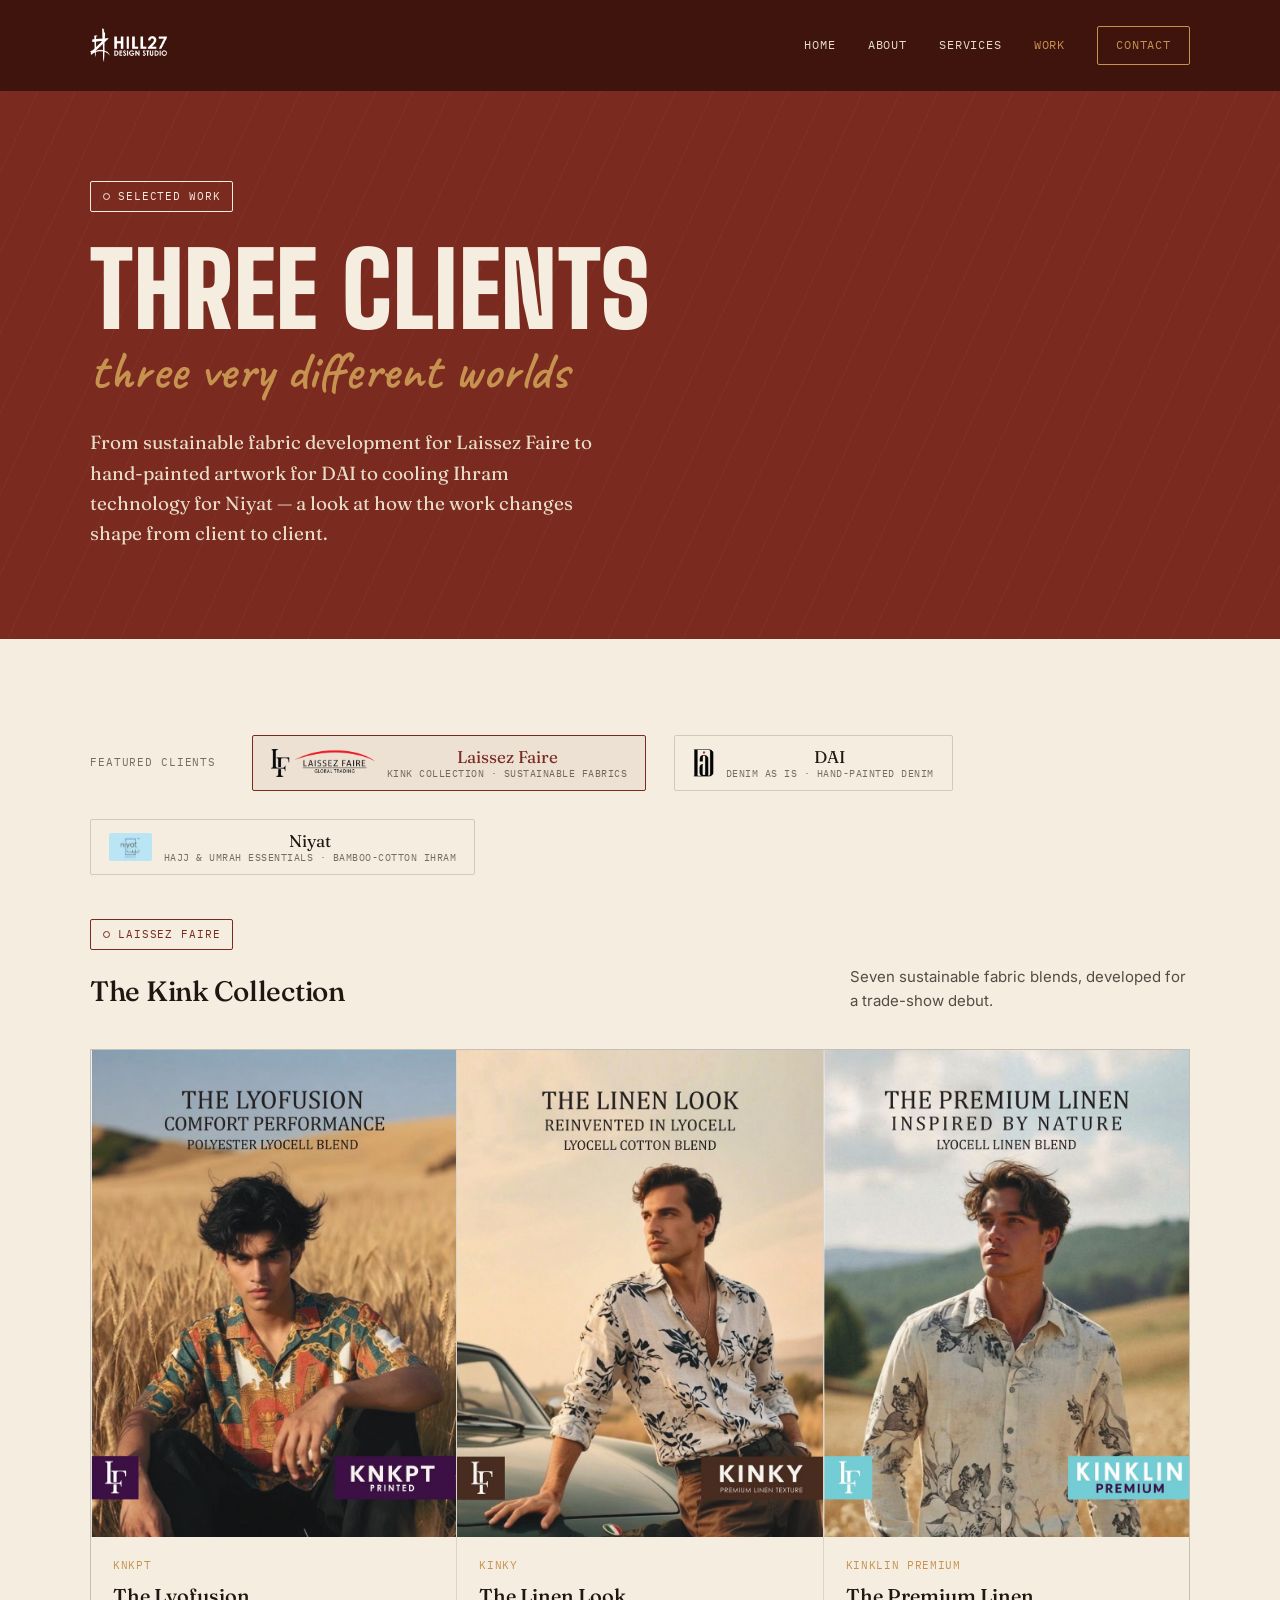
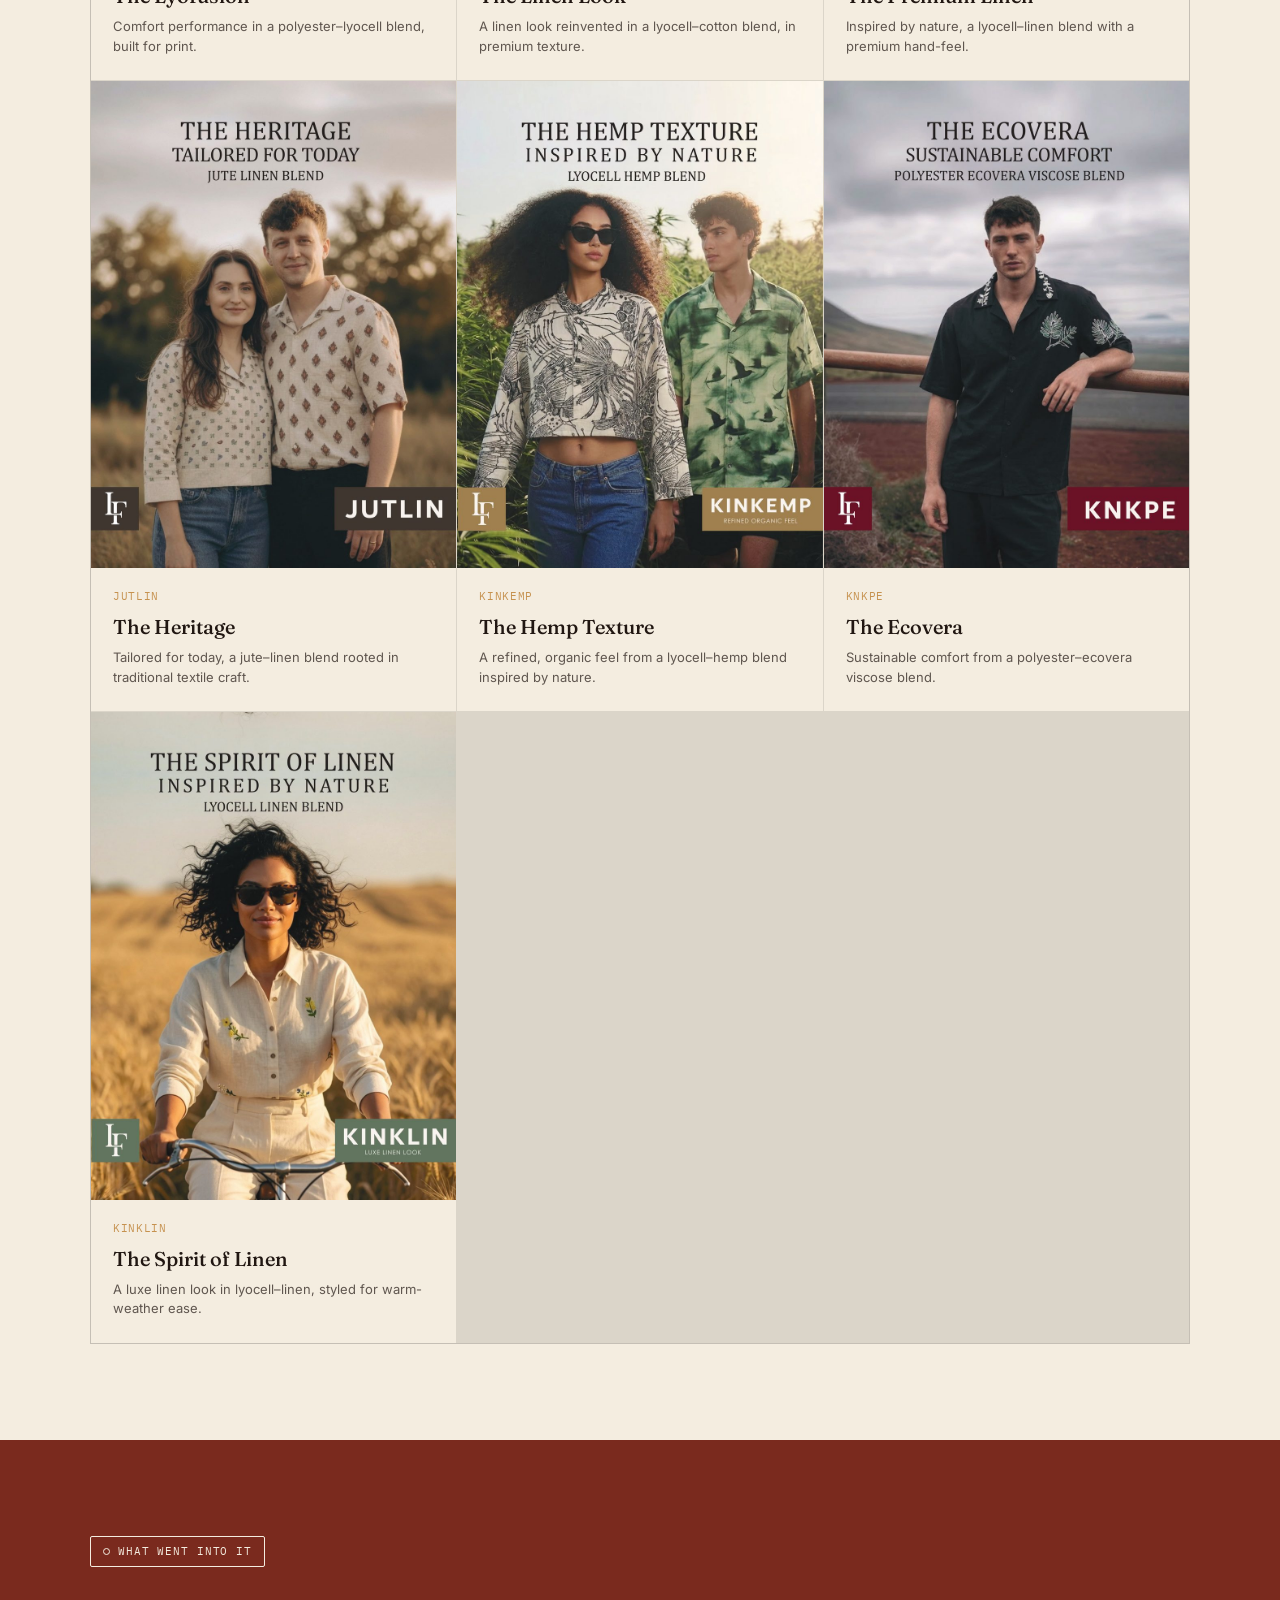
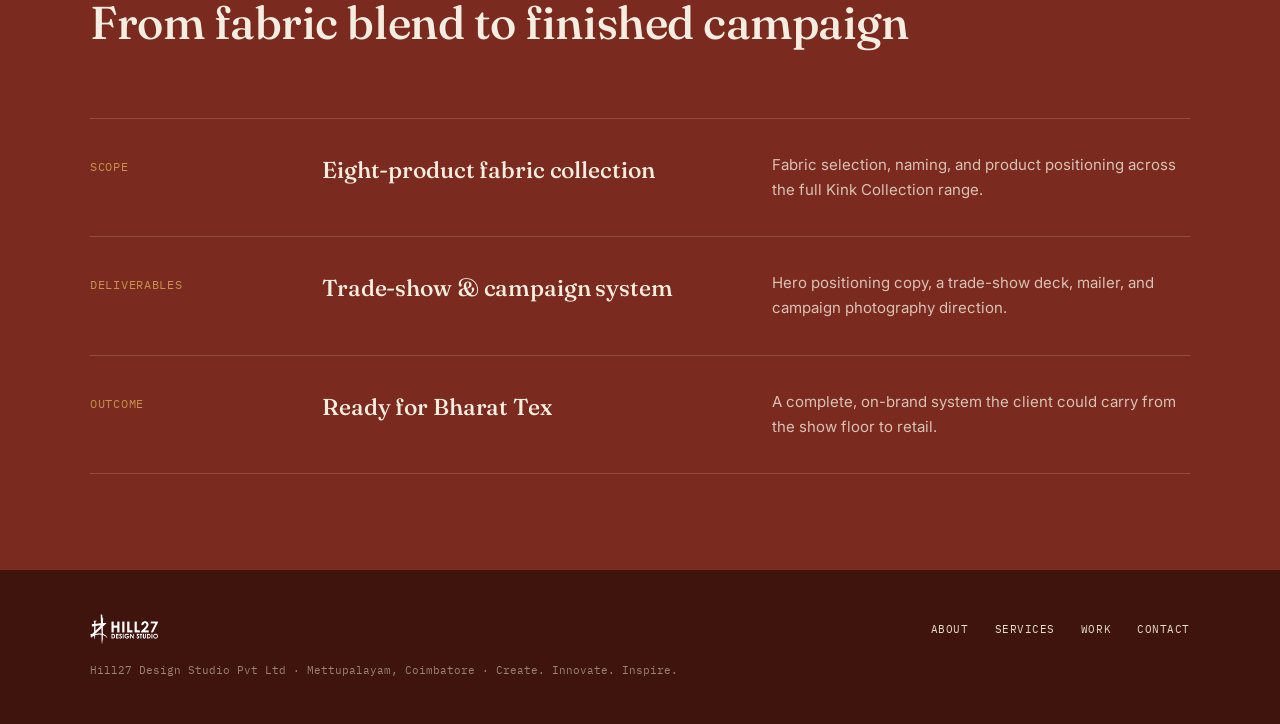
<file: work.html>
<!DOCTYPE html>
<html lang="en">
<head>
<meta charset="UTF-8">
<meta name="viewport" content="width=device-width, initial-scale=1.0">
<title>Work — Hill27 Design Studio</title>
<link rel="stylesheet" href="style.css">
</head>
<body>
<header>
  <div class="wrap header-row">
    <a href="index.html" class="mark"><img src="logo-header.png" alt="Hill27 Design Studio"></a>
    <nav>
      <a href="index.html">Home</a>
      <a href="about.html">About</a>
      <a href="services.html">Services</a>
      <a href="work.html" class="active">Work</a>
      <a href="contact.html" class="cta">Contact</a>
    </nav>
  </div>
</header>
<section class="hero" style="padding:90px 0 90px;">
  <div class="hero-texture"></div>
  <div class="wrap hero-inner">
    <div class="tag on-dark">Selected work</div>
  <h1>Three clients<span class="script">three very different worlds</span></h1>
<p class="lede">From sustainable fabric development for Laissez Faire to hand-painted artwork for DAI to cooling Ihram technology for Niyat — a look at how the work changes shape from client to client.</p>
  </div>
</section>
<section class="on-cream" style="padding-bottom:0;">
  <div class="wrap">
    <div class="client-strip">
      <span class="client-label">Featured clients</span>
      <button type="button" class="client-badge tab-trigger active" data-tab="lf">
        <img src="client-lf-mark.png" alt="Laissez Faire">
        <div>
          <div class="name">Laissez Faire</div>
          <div class="sub">Kink Collection · Sustainable Fabrics</div>
        </div>
      </button>
      <button type="button" class="client-badge tab-trigger" data-tab="dai">
        <img src="client-dai-mark.png" alt="DAI — Denim As Is">
        <div>
          <div class="name">DAI</div>
          <div class="sub">Denim As Is · Hand-Painted Denim</div>
        </div>
      </button>
      <button type="button" class="client-badge tab-trigger" data-tab="niyat">
        <img src="client-niyat-mark.jpeg" alt="Niyat">
        <div>
          <div class="name">Niyat</div>
          <div class="sub">Hajj &amp; Umrah Essentials · Bamboo-Cotton Ihram</div>
        </div>
      </button>
    </div>
  </div>
</section>
<div id="panel-lf" class="tab-panel">
<section class="on-cream" style="padding-top:44px;">
  <div class="wrap">
    <div class="section-head" style="margin-bottom:36px;">
      <div>
        <div class="tag on-light">Laissez Faire</div>
        <h2 style="font-size:28px;">The Kink Collection</h2>
      </div>
      <p class="desc">Seven sustainable fabric blends, developed for a trade-show debut.</p>
    </div>
    <div class="work-grid">
      <div class="work-item">
        <img class="thumb" src="work-lyofusion.jpg" alt="The Lyofusion — Polyester Lyocell Blend">
        <div class="caption">
          <div class="code">KNKPT</div>
          <h3>The Lyofusion</h3>
          <p>Comfort performance in a polyester–lyocell blend, built for print.</p>
        </div>
      </div>
      <div class="work-item">
        <img class="thumb" src="work-linenlook.jpg" alt="The Linen Look — Lyocell Cotton Blend">
        <div class="caption">
          <div class="code">KINKY</div>
          <h3>The Linen Look</h3>
          <p>A linen look reinvented in a lyocell–cotton blend, in premium texture.</p>
        </div>
      </div>
      <div class="work-item">
        <img class="thumb" src="work-premiumlinen.jpg" alt="The Premium Linen — Lyocell Linen Blend">
        <div class="caption">
          <div class="code">KINKLIN PREMIUM</div>
          <h3>The Premium Linen</h3>
          <p>Inspired by nature, a lyocell–linen blend with a premium hand-feel.</p>
        </div>
      </div>
      <div class="work-item">
        <img class="thumb" src="work-heritage.jpg" alt="The Heritage — Jute Linen Blend">
        <div class="caption">
          <div class="code">JUTLIN</div>
          <h3>The Heritage</h3>
          <p>Tailored for today, a jute–linen blend rooted in traditional textile craft.</p>
        </div>
      </div>
      <div class="work-item">
        <img class="thumb" src="work-hemptexture.jpg" alt="The Hemp Texture — Lyocell Hemp Blend">
        <div class="caption">
          <div class="code">KINKEMP</div>
          <h3>The Hemp Texture</h3>
          <p>A refined, organic feel from a lyocell–hemp blend inspired by nature.</p>
        </div>
      </div>
      <div class="work-item">
        <img class="thumb" src="work-ecovera.jpg" alt="The Ecovera — Polyester Ecovera Viscose Blend">
        <div class="caption">
          <div class="code">KNKPE</div>
          <h3>The Ecovera</h3>
          <p>Sustainable comfort from a polyester–ecovera viscose blend.</p>
        </div>
      </div>
      <div class="work-item">
        <img class="thumb" src="work-spiritoflinen.jpg" alt="The Spirit of Linen — Lyocell Linen Blend">
        <div class="caption">
          <div class="code">KINKLIN</div>
          <h3>The Spirit of Linen</h3>
          <p>A luxe linen look in lyocell–linen, styled for warm-weather ease.</p>
        </div>
      </div>
    </div>
  </div>
</section>
<section class="on-maroon">
  <div class="wrap">
    <div class="section-head">
      <div>
        <div class="tag on-dark">What went into it</div>
        <h2>From fabric blend to finished campaign</h2>
      </div>
    </div>
    <div class="spec-list">
      <div class="spec-row">
        <div class="code">SCOPE</div>
        <h3>Eight-product fabric collection</h3>
        <p>Fabric selection, naming, and product positioning across the full Kink Collection range.</p>
      </div>
      <div class="spec-row">
        <div class="code">DELIVERABLES</div>
        <h3>Trade-show &amp; campaign system</h3>
        <p>Hero positioning copy, a trade-show deck, mailer, and campaign photography direction.</p>
      </div>
      <div class="spec-row">
        <div class="code">OUTCOME</div>
        <h3>Ready for Bharat Tex</h3>
        <p>A complete, on-brand system the client could carry from the show floor to retail.</p>
      </div>
    </div>
  </div>
</section>
</div>
<div id="panel-dai" class="tab-panel" style="display:none;">
<section class="on-cream" style="padding-top:44px;">
  <div class="wrap">
    <div class="section-head" style="margin-bottom:36px;">
      <div>
        <div class="tag on-light">DAI — Denim As Is</div>
        <h2 style="font-size:28px;">Hand-painted denim</h2>
      </div>
      <p class="desc">One-of-one artwork applied to denim jackets and shirts, blending streetwear with fine illustration.</p>
    </div>
    <div class="work-grid">
      <div class="work-item">
        <img class="thumb" src="dai-mushroom-peace.jpg" alt="Mushroom and peace-sign hand-painted denim vest">
        <div class="caption">
          <div class="code">DAI</div>
          <h3>Floral Trail Denim Jacket</h3>
          <p>Handcrafted floral appliqué created from upcycled denim waste, bringing new life to classic denim with sustainable style.</p>
        </div>
      </div>
      <div class="work-item">
        <img class="thumb" src="dai-bee-floral.jpg" alt="Fly but don't fade hand-painted denim jacket">
        <div class="caption">
          <div class="code">DAI</div>
          <h3>Big motif jacket</h3>
          <p>A timeless denim jacket refreshed with minimalist floral artwork. Handmade to bring new life to pre-loved denim.</p>
        </div>
      </div>
      <div class="work-item">
        <img class="thumb" src="dai-ufo-butterflies.jpg" alt="UFO and butterflies hand-painted denim vest">
        <div class="caption">
          <div class="code">DAI</div>
          <h3>Night Bloom</h3>
          <p>Classic black denim elevated with hand crafted floral accents. A modern DIY design that makes jacket unique.</p>
        </div>
      </div>
      <div class="work-item">
        <img class="thumb" src="dai-hamsa-hand.jpg" alt="Hamsa hand hand-painted denim jacket">
        <div class="caption">
          <div class="code">DAI</div>
          <h3>Denim DIY Collection</h3>
          <p>Old denim, reimagined. Each piece is hand-painted, upcycled, and uniquely crafted to celebrate creativity, sustainability, and self-expression.</p>
        </div>
      </div>
      <div class="work-item">
        <img class="thumb" src="dai-black-floral.jpg" alt="Black denim jacket with blue floral appliqué">
        <div class="caption">
          <div class="code">DAI</div>
          <h3>Indigo Bloom — Noir</h3>
          <p>Denim floral appliqué in tonal blues, set against a washed black jacket.</p>
        </div>
      </div>
      <div class="work-item">
        <img class="thumb" src="dai-lightwash-front.jpg" alt="Light wash denim jacket with navy floral appliqué">
        <div class="caption">
          <div class="code">DAI</div>
          <h3>Indigo Bloom — Wash</h3>
          <p>The same handpainted florals reworked on a textured light-wash denim base.</p>
        </div>
      </div>
      <div class="work-item">
        <img class="thumb" src="dai-lightwash-back.jpg" alt="Light wash denim shirt-jacket with painted floral vine">
        <div class="caption">
          <div class="code">DAI</div>
          <h3>Painted Vine</h3>
          <p>A single flowing floral vine, hand-painted across a light-wash denim shirt-jacket.</p>
        </div>
      </div>
      <div class="work-item">
        <img class="thumb" src="dai-lightwash-portrait.jpg" alt="Light wash denim shirt-jacket with painted floral vine, front view">
        <div class="caption">
          <div class="code">DAI</div>
          <h3>DAI — denim as is</h3>
          <p>Wear Art. Rewear Denim. Create Impact.</p>
        </div>
      </div>
    </div>
  </div>
</section>
<section class="on-maroon">
  <div class="wrap">
    <div class="section-head">
      <div>
        <div class="tag on-dark">What went into it</div>
        <h2>From blank denim to one-of-one art</h2>
      </div>
    </div>
    <div class="spec-list">
      <div class="spec-row">
        <div class="code">SCOPE</div>
        <h3>Eight hand-painted pieces</h3>
        <p>Original artwork concepted and painted directly onto denim jackets, vests, and shirts.</p>
      </div>
      <div class="spec-row">
        <div class="code">DELIVERABLES</div>
        <h3>Product photography &amp; campaign</h3>
        <p>Studio and lifestyle photography styled to show off the hand-painted detail on each piece.</p>
      </div>
      <div class="spec-row">
        <div class="code">OUTCOME</div>
        <h3>A signature line of one-offs</h3>
        <p>A distinct, collectible product line that stands apart from DAI's core denim range.</p>
      </div>
    </div>
  </div>
</section>
</div>
<div id="panel-niyat" class="tab-panel" style="display:none;">
<section class="on-cream" style="padding-top:44px;">
  <div class="wrap">
    <div class="section-head" style="margin-bottom:36px;">
      <div>
        <div class="tag on-light">Niyat</div>
        <h2 style="font-size:28px;">Cool comfort for the pilgrimage</h2>
      </div>
      <p class="desc">Premium bamboo-cotton Ihram sets engineered to keep pilgrims cool, dry, and comfortable through the heat of Hajj and Umrah — plus travel towels and wudhu essentials for everyday use.</p>
    </div>
    <div class="work-grid">
      <div class="work-item">
        <img class="thumb" src="work-niyat-quadracool-1.jpeg" alt="QuadraCool Bamboo Cotton Ihram">
        <div class="caption">
          <div class="code">QUADRACOOL</div>
          <h3>The QuadraCool</h3>
          <p>A 4-layer bamboo-cotton weave built to trap air and hold steady temperature — cool in heat, warm in cold, soft against the skin all day.</p>
        </div>
      </div>
      <div class="work-item">
        <img class="thumb" src="work-niyat-duocool-1.jpeg" alt="DuoCool Bamboo Cotton Ihram">
        <div class="caption">
          <div class="code">DUOCOOL</div>
          <h3>The DuoCool</h3>
          <p>A lighter 2-layer bamboo-cotton blend, engineered for everyday softness, breathability, and moisture control.</p>
        </div>
      </div>
      <div class="work-item">
        <img class="thumb" src="work-niyat-wudhu-1.jpeg" alt="Wudhu Towel set">
        <div class="caption">
          <div class="code">WUDHU TOWEL</div>
          <h3>The Wudhu Towel Set</h3>
          <p>A quick-dry towel set built for the practical rhythms of daily wudhu during pilgrimage.</p>
        </div>
      </div>
      <div class="work-item">
        <img class="thumb" src="work-niyat-bathtowel.jpeg" alt="Quick Dry Bath Towel">
        <div class="caption">
          <div class="code">BATH TOWEL</div>
          <h3>The Quick Dry Bath Towel</h3>
          <p>A light, fast-drying bamboo-cotton towel made for travel — packs small, dries fast, feels soft against the skin.</p>
        </div>
      </div>
    </div>
  </div>
</section>
<section class="on-maroon">
  <div class="wrap">
    <div class="section-head">
      <div>
        <div class="tag on-dark">What went into it</div>
        <h2>From fabric technology to family story</h2>
      </div>
    </div>
    <div class="spec-list">
      <div class="spec-row">
        <div class="code">SCOPE</div>
        <h3>Full product range positioning</h3>
        <p>Naming, positioning, and messaging across the Ihram and travel essentials lines.</p>
      </div>
      <div class="spec-row">
        <div class="code">DELIVERABLES</div>
        <h3>Brand &amp; campaign system</h3>
        <p>Product copy, packaging direction, and campaign messaging built around comfort, heat performance, and the emotional weight of pilgrimage.</p>
      </div>
      <div class="spec-row">
        <div class="code">OUTCOME</div>
        <h3>A trusted Hajj &amp; Umrah essential</h3>
        <p>A complete, on-brand system positioning Niyat as a premium, comfort-first choice for pilgrims and their families.</p>
      </div>
    </div>
  </div>
</section>
</div>
<footer>
  <div class="wrap">
    <div class="footer-row">
      <a href="index.html" class="mark"><img src="logo-header.png" alt="Hill27 Design Studio"></a>
      <div class="footer-links">
        <a href="about.html">About</a>
        <a href="services.html">Services</a>
        <a href="work.html">Work</a>
        <a href="contact.html">Contact</a>
      </div>
    </div>
    <div class="footer-note">Hill27 Design Studio Pvt Ltd · Mettupalayam, Coimbatore · Create. Innovate. Inspire.</div>
  </div>
</footer>
 
<script>
document.querySelectorAll('.tab-trigger').forEach(function(btn){
  btn.addEventListener('click', function(){
    var tab = btn.getAttribute('data-tab');
    document.querySelectorAll('.tab-trigger').forEach(function(b){ b.classList.remove('active'); });
    btn.classList.add('active');
    document.querySelectorAll('.tab-panel').forEach(function(p){ p.style.display = 'none'; });
    document.getElementById('panel-' + tab).style.display = '';
    window.scrollTo({ top: document.querySelector('.client-strip').getBoundingClientRect().top + window.scrollY - 90, behavior: 'smooth' });
  });
});
</script>
</body>
</html>
</file>
<file: style.css>
@import url('https://fonts.googleapis.com/css2?family=Big+Shoulders+Display:wght@500;700;900&family=Fraunces:opsz,wght@9..144,400;9..144,500&family=Caveat:wght@500;600&family=Inter:wght@400;500;600&family=IBM+Plex+Mono:wght@400;500&display=swap');

:root{
  --maroon:#7A2A1E;
  --maroon-deep:#5A1E15;
  --maroon-darker:#3E140D;
  --cream:#F4EDE0;
  --cream-dim:#E7DCC8;
  --ink:#211712;
  --gold:#C6924F;
  --denim:#37495C;
  --display:'Big Shoulders Display', sans-serif;
  --serif:'Fraunces', serif;
  --script:'Caveat', cursive;
  --sans:'Inter', sans-serif;
  --mono:'IBM Plex Mono', monospace;
}

*{ margin:0; padding:0; box-sizing:border-box; }
html{ scroll-behavior:smooth; }

body{
  background:var(--cream);
  color:var(--ink);
  font-family:var(--sans);
  font-size:16px;
  line-height:1.55;
  -webkit-font-smoothing:antialiased;
}

a{ color:inherit; text-decoration:none; }

.wrap{ max-width:1180px; margin:0 auto; padding:0 40px; }

/* ===== Garment tag (signature structural device) ===== */
.tag{
  display:inline-flex;
  align-items:center;
  gap:8px;
  font-family:var(--mono);
  font-size:11px;
  letter-spacing:0.08em;
  text-transform:uppercase;
  padding:6px 12px;
  border:1px solid currentColor;
  border-radius:2px;
  position:relative;
}
.tag::before{
  content:'';
  width:5px; height:5px;
  border-radius:50%;
  border:1px solid currentColor;
  flex-shrink:0;
}
.tag.on-dark{ color:var(--cream); }
.tag.on-light{ color:var(--maroon); }

/* ===== Header ===== */
header{
  background:var(--maroon-darker);
  padding:26px 0;
}
.header-row{
  display:flex;
  justify-content:space-between;
  align-items:center;
}
.mark{
  font-family:var(--display);
  font-weight:900;
  font-size:26px;
  letter-spacing:0.01em;
  color:var(--cream);
  text-transform:uppercase;
  display:flex;
  align-items:center;
}
.mark .num{ color:var(--gold); }
.mark img{ height:34px; width:auto; display:block; }
footer .mark img{ height:30px; }
nav{ display:flex; gap:32px; align-items:center; }
nav a{
  font-family:var(--mono);
  font-size:12px;
  letter-spacing:0.07em;
  text-transform:uppercase;
  color:var(--cream-dim);
  transition:color .15s ease;
}
nav a:hover, nav a.active{ color:var(--gold); }
nav a.cta{
  border:1px solid var(--gold);
  color:var(--gold);
  padding:9px 18px;
  border-radius:2px;
}
nav a.cta:hover{ background:var(--gold); color:var(--maroon-darker); }

/* ===== Hero ===== */
.hero{
  background:var(--maroon);
  color:var(--cream);
  position:relative;
  overflow:hidden;
  padding:100px 0 110px;
}
.hero-texture{
  position:absolute; inset:0;
  background-image:
    repeating-linear-gradient(115deg, rgba(244,237,224,0.035) 0px, rgba(244,237,224,0.035) 1px, transparent 1px, transparent 34px);
  pointer-events:none;
}
.hero-inner{ position:relative; z-index:2; }
.hero .tag{ margin-bottom:30px; }
.hero h1{
  font-family:var(--display);
  font-weight:900;
  font-size:clamp(48px, 8vw, 108px);
  line-height:0.94;
  letter-spacing:0.005em;
  text-transform:uppercase;
  max-width:900px;
}
.hero h1 .script{
  display:block;
  font-family:var(--script);
  font-weight:600;
  text-transform:none;
  font-size:0.52em;
  color:var(--gold);
  letter-spacing:0;
  line-height:1;
  margin:6px 0;
}
.hero p.lede{
  font-family:var(--serif);
  font-size:19px;
  color:var(--cream-dim);
  max-width:520px;
  margin-top:30px;
  line-height:1.6;
}
.hero-actions{ margin-top:44px; display:flex; gap:16px; flex-wrap:wrap; }
.btn{
  font-family:var(--mono);
  font-size:12px;
  letter-spacing:0.07em;
  text-transform:uppercase;
  padding:16px 30px;
  border-radius:2px;
  display:inline-block;
  transition:all .15s ease;
  border:1px solid var(--gold);
}
.btn.primary{ background:var(--gold); color:var(--maroon-darker); }
.btn.primary:hover{ background:transparent; color:var(--gold); }
.btn.ghost{ color:var(--cream); border-color:var(--cream-dim); }
.btn.ghost:hover{ border-color:var(--gold); color:var(--gold); }

/* ===== Sections ===== */
section{ padding:96px 0; }
section.on-cream{ background:var(--cream); color:var(--ink); }
section.on-dim{ background:var(--cream-dim); color:var(--ink); }
section.on-maroon{ background:var(--maroon); color:var(--cream); }

.section-head{
  display:flex;
  justify-content:space-between;
  align-items:flex-end;
  gap:40px;
  margin-bottom:60px;
}
.section-head .tag{ margin-bottom:20px; }
.section-head h2{
  font-family:var(--serif);
  font-weight:500;
  font-size:clamp(30px, 4vw, 46px);
  letter-spacing:-0.01em;
}
.section-head .desc{
  max-width:340px;
  font-size:15px;
  line-height:1.6;
  opacity:0.75;
}

/* ===== Service / spec rows (tech-pack style) ===== */
.spec-list{ border-top:1px solid rgba(0,0,0,0.12); }
.on-maroon .spec-list{ border-top-color:rgba(244,237,224,0.18); }
.spec-row{
  display:grid;
  grid-template-columns:200px 1fr 1fr;
  gap:32px;
  padding:34px 0;
  border-bottom:1px solid rgba(0,0,0,0.12);
}
.on-maroon .spec-row{ border-bottom-color:rgba(244,237,224,0.18); }
.spec-row .code{
  font-family:var(--mono);
  font-size:12px;
  letter-spacing:0.06em;
  color:var(--gold);
  padding-top:5px;
}
.spec-row h3{
  font-family:var(--serif);
  font-weight:500;
  font-size:23px;
  letter-spacing:-0.005em;
}
.spec-row p{ opacity:0.78; font-size:15px; line-height:1.65; max-width:420px; }

/* ===== Card grid ===== */
.card-grid{
  display:grid;
  grid-template-columns:repeat(2,1fr);
  gap:1px;
  background:rgba(0,0,0,0.1);
  border:1px solid rgba(0,0,0,0.1);
}
.on-maroon .card-grid{ background:rgba(244,237,224,0.15); border-color:rgba(244,237,224,0.15); }
.card{
  background:var(--cream);
  padding:44px;
  display:flex;
  flex-direction:column;
  gap:16px;
}
.on-maroon .card{ background:var(--maroon); }
.card h3{ font-family:var(--serif); font-weight:500; font-size:24px; }
.card p{ opacity:0.78; font-size:15px; line-height:1.65; }

/* ===== About stats ===== */
.stat-row{
  display:grid;
  grid-template-columns:repeat(3,1fr);
  gap:40px;
  padding-top:20px;
}
.stat{ border-top:2px solid var(--gold); padding-top:16px; }
.stat .num{ font-family:var(--display); font-weight:900; font-size:52px; letter-spacing:0.01em; }
.stat .label{ font-family:var(--mono); font-size:11px; text-transform:uppercase; letter-spacing:0.06em; opacity:0.7; margin-top:6px; }

.prose{ max-width:640px; }
.prose p{ margin-bottom:22px; font-size:16px; line-height:1.75; }
.prose p:last-child{ margin-bottom:0; }

/* ===== Contact ===== */
.contact-grid{ display:grid; grid-template-columns:1fr 1fr; gap:80px; }
.field{ margin-bottom:26px; }
.field label{
  display:block;
  font-family:var(--mono);
  font-size:11px;
  text-transform:uppercase;
  letter-spacing:0.06em;
  opacity:0.7;
  margin-bottom:10px;
}
.field input, .field textarea{
  width:100%;
  border:none;
  border-bottom:1px solid rgba(0,0,0,0.2);
  background:transparent;
  font-family:var(--sans);
  font-size:16px;
  padding:10px 0;
  color:var(--ink);
  outline:none;
  transition:border-color .15s ease;
}
.field input:focus, .field textarea:focus{ border-color:var(--maroon); }
.field textarea{ resize:vertical; min-height:100px; }

.info-line{
  display:flex;
  justify-content:space-between;
  gap:16px;
  padding:20px 0;
  border-bottom:1px solid rgba(0,0,0,0.12);
}
.info-line .label{
  font-family:var(--mono);
  font-size:11px;
  text-transform:uppercase;
  opacity:0.6;
  letter-spacing:0.05em;
  flex-shrink:0;
}
.info-line .val{ font-family:var(--serif); font-size:17px; text-align:right; }

/* ===== Client strip ===== */
.client-strip{
  display:flex;
  align-items:center;
  gap:28px;
  flex-wrap:wrap;
}
.client-strip .client-label{
  font-family:var(--mono);
  font-size:11px;
  text-transform:uppercase;
  letter-spacing:0.08em;
  opacity:0.6;
  margin-right:8px;
}
.client-badge{
  display:flex;
  align-items:center;
  gap:12px;
  padding:10px 18px;
  border:1px solid rgba(0,0,0,0.15);
  border-radius:2px;
}
.on-maroon .client-badge{ border-color:rgba(244,237,224,0.25); }
.client-badge img{ height:28px; width:auto; border-radius:2px; }
.client-badge .name{ font-family:var(--serif); font-size:17px; }
.client-badge .sub{ font-family:var(--mono); font-size:10px; opacity:0.6; text-transform:uppercase; letter-spacing:0.05em; }

/* Tab-trigger variant of client-badge (buttons) */
button.client-badge{
  background:transparent;
  cursor:pointer;
  font-family:inherit;
  color:inherit;
  transition:border-color .15s ease, background .15s ease;
}
button.client-badge:hover{ border-color:var(--maroon); }
button.client-badge.active{
  border-color:var(--maroon);
  background:rgba(122,42,30,0.06);
}
button.client-badge.active .name{ color:var(--maroon); }

/* ===== Work / case study gallery ===== */
.work-grid{
  display:grid;
  grid-template-columns:repeat(3, 1fr);
  gap:1px;
  background:rgba(0,0,0,0.1);
  border:1px solid rgba(0,0,0,0.1);
}
.work-item{
  background:var(--cream);
  display:flex;
  flex-direction:column;
}
.work-item .thumb{
  width:100%;
  aspect-ratio:3/4;
  object-fit:cover;
  display:block;
}
.work-item .caption{
  padding:20px 22px 24px;
}
.work-item .caption .code{
  font-family:var(--mono);
  font-size:11px;
  color:var(--gold);
  letter-spacing:0.06em;
  text-transform:uppercase;
}
.work-item h3{
  font-family:var(--serif);
  font-weight:500;
  font-size:20px;
  margin-top:6px;
}
.work-item p{
  font-size:13px;
  opacity:0.7;
  margin-top:6px;
  line-height:1.5;
}
@media (max-width:820px){
  .work-grid{ grid-template-columns:repeat(2,1fr); }
}
@media (max-width:560px){
  .work-grid{ grid-template-columns:1fr; }
}

/* ===== Footer ===== */
footer{ background:var(--maroon-darker); color:var(--cream-dim); padding:44px 0; }
.footer-row{
  display:flex;
  justify-content:space-between;
  align-items:center;
  flex-wrap:wrap;
  gap:20px;
}
.footer-row .mark{ font-size:18px; }
.footer-links{ display:flex; gap:26px; }
.footer-links a{ font-family:var(--mono); font-size:11px; text-transform:uppercase; letter-spacing:0.05em; color:var(--cream-dim); }
.footer-links a:hover{ color:var(--gold); }
.footer-note{ font-family:var(--mono); font-size:11px; opacity:0.55; margin-top:18px; }

/* ===== Responsive ===== */
@media (max-width:820px){
  .wrap{ padding:0 24px; }
  nav{ gap:18px; }
  .spec-row{ grid-template-columns:80px 1fr; }
  .spec-row p{ grid-column:2; }
  .card-grid{ grid-template-columns:1fr; }
  .contact-grid{ grid-template-columns:1fr; gap:48px; }
  .stat-row{ grid-template-columns:1fr; gap:24px; }
  .section-head{ flex-direction:column; align-items:flex-start; }
  .info-line{ flex-direction:column; gap:4px; }
  .info-line .val{ text-align:left; }
}

@media (prefers-reduced-motion: reduce){
  html{ scroll-behavior:auto; }
  *{ transition:none !important; }
}
</file>
